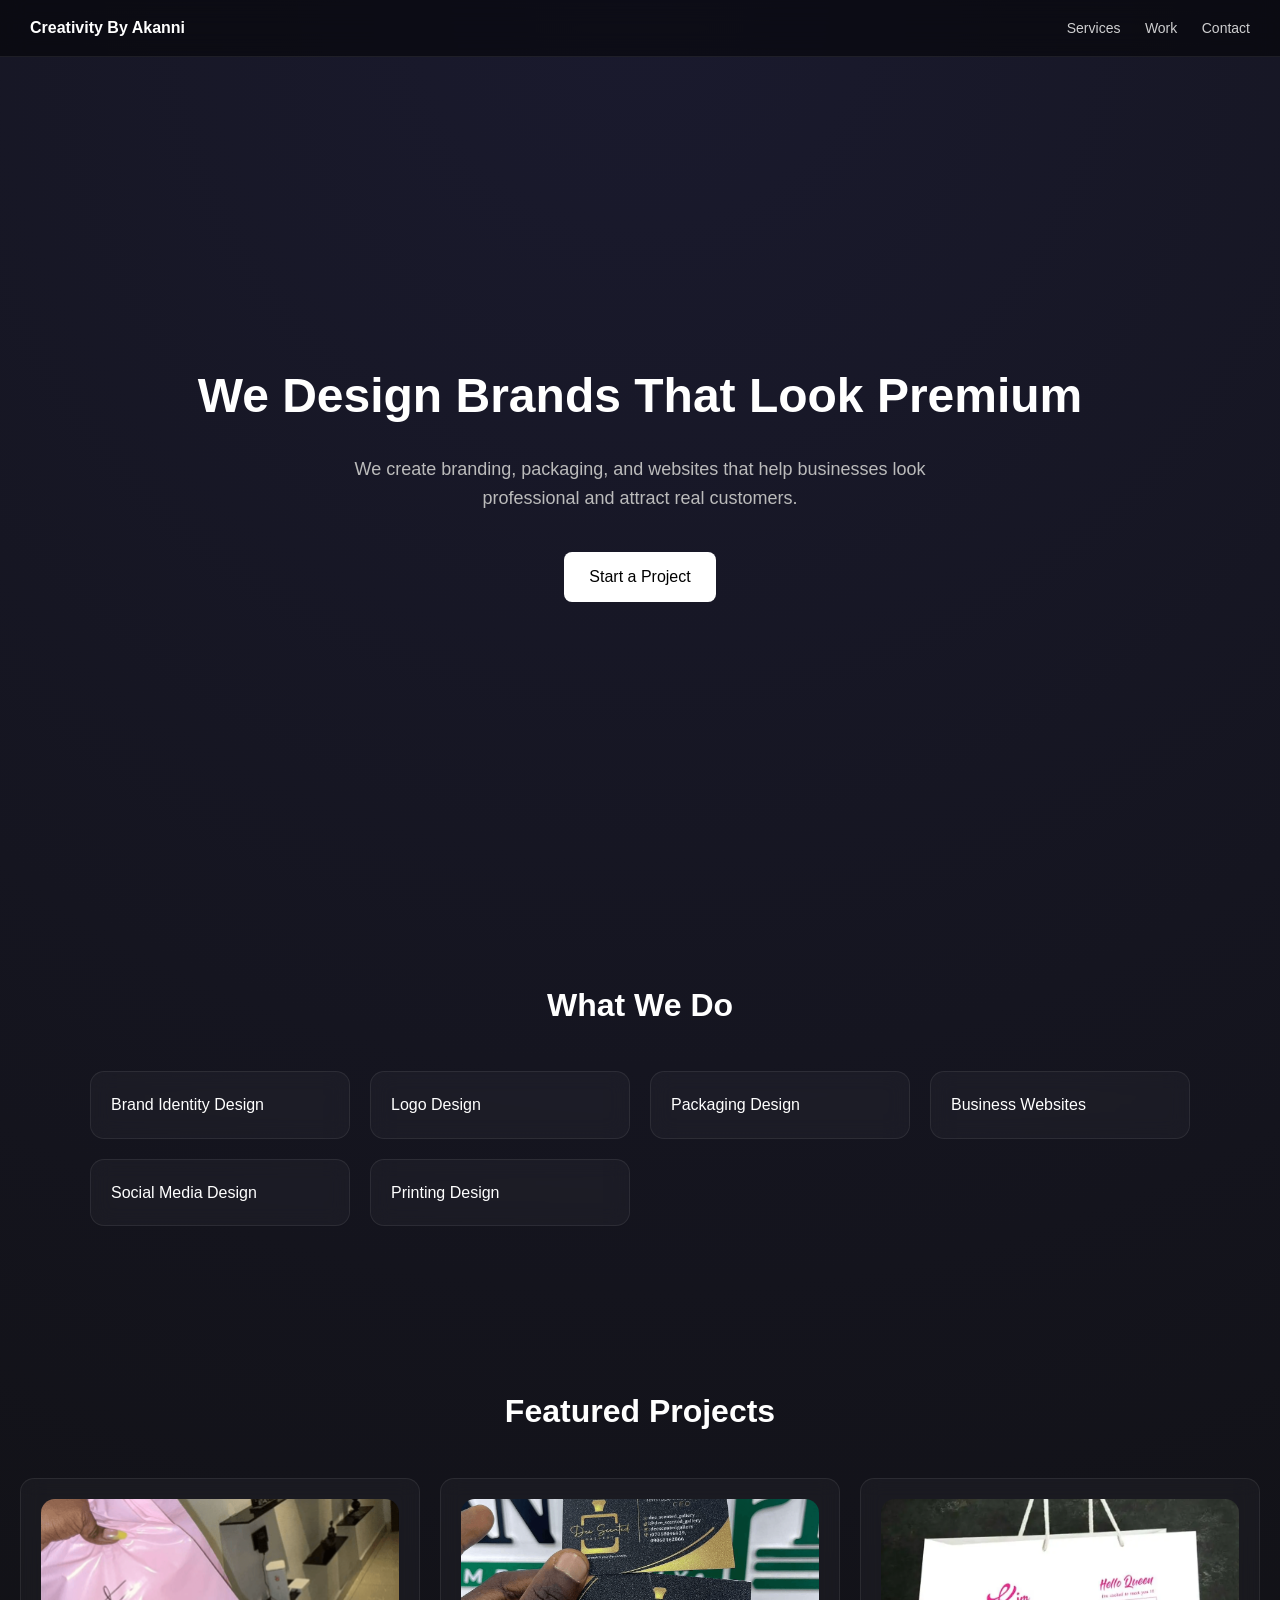
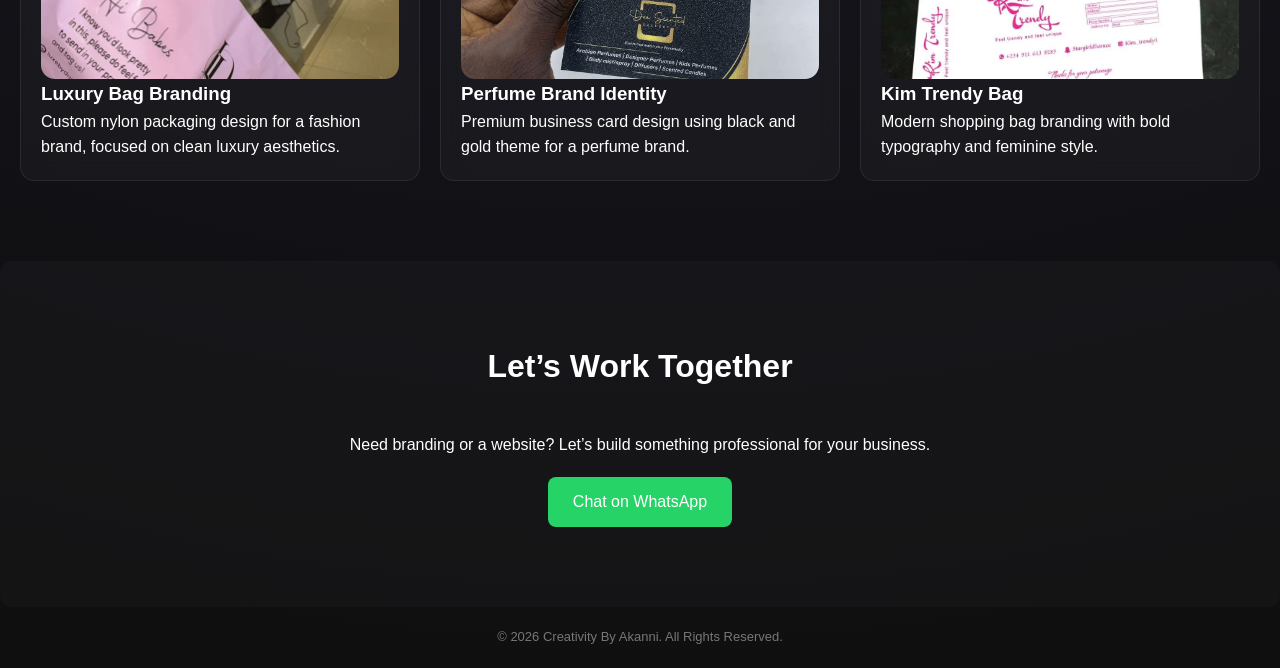
<file: my bussiness/index.html>
<!DOCTYPE html>
<html lang="en">
<head>
<meta charset="UTF-8">
<meta name="viewport" content="width=device-width, initial-scale=1.0">
<title>Akanni Creative Studio</title>
<link rel="stylesheet" href="portfolio.css">
</head>

<body>

<!-- NAVBAR -->
<nav class="navbar">
    <div class="logo">Creativity By Akanni</div>

    <div class="nav-links">
        <a href="#services">Services</a>
        <a href="#work">Work</a>
        <a href="#contact">Contact</a>
    </div>
</nav>

<!-- HERO -->
<header class="hero">
    <div class="container">
        <h1>We Design Brands That Look Premium</h1>
        <p>We create branding, packaging, and websites that help businesses look professional and attract real customers.</p>
        <a href="#contact" class="btn">Start a Project</a>
    </div>
</header>

<!-- SERVICES -->
<section id="services">
    <div class="container">
        <h2>What We Do</h2>

        <div class="grid">
            <div class="card">Brand Identity Design</div>
            <div class="card">Logo Design</div>
            <div class="card">Packaging Design</div>
            <div class="card">Business Websites</div>
            <div class="card">Social Media Design</div>
            <div class="card">Printing Design</div>
        </div>
    </div>
</section>

<!-- WORK -->
<section id="work">
    <h2>Featured Projects</h2>

    <div class="projects">

        <!-- PROJECT 1 -->
        <div class="project">
            <a href="#img1" class="gallery-item">
                <img src="royal-bag.png" alt="luxury bag" class="gallery-img">
                <div class="overlay-text">Luxury Bag Branding</div>
            </a>

            <h3>Luxury Bag Branding</h3>
            <p>Custom nylon packaging design for a fashion brand, focused on clean luxury aesthetics.</p>
        </div>

        <!-- PROJECT 2 -->
        <div class="project">
            <a href="#img2" class="gallery-item">
                <img src="perfume-card.png" alt="perfume card" class="gallery-img">
                <div class="overlay-text">Perfume Identity</div>
            </a>

            <h3>Perfume Brand Identity</h3>
            <p>Premium business card design using black and gold theme for a perfume brand.</p>
        </div>

        <!-- PROJECT 3 -->
        <div class="project">
            <a href="#img3" class="gallery-item">
                <img src="kim-trendy-bag.webp" alt="Kim Trendy Bag" class="gallery-img">
                <div class="overlay-text">Trendy Fashion Brand</div>
            </a>

            <h3>Kim Trendy Bag</h3>
            <p>Modern shopping bag branding with bold typography and feminine style.</p>
        </div>

    </div>
</section>

<!-- LIGHTBOXES -->
<div id="img1" class="lightbox">
    <a href="#" class="close"></a>
    <img src="royal-bag.png">
</div>

<div id="img2" class="lightbox">
    <a href="#" class="close"></a>
    <img src="perfume-card.png">
</div>

<div id="img3" class="lightbox">
    <a href="#" class="close"></a>
    <img src="kim-trendy-bag.webp">
</div>

<!-- CONTACT -->
<section id="contact" class="contact">
    <div class="container">
        <h2>Let’s Work Together</h2>
        <p>Need branding or a website? Let’s build something professional for your business.</p>
        <a class="btn-green" href="https://wa.me/2349090047391">Chat on WhatsApp</a>
    </div>
</section>

<!-- FOOTER -->
<footer>
    © 2026 Creativity By Akanni. All Rights Reserved.
</footer>

</body>
</html>
</file>
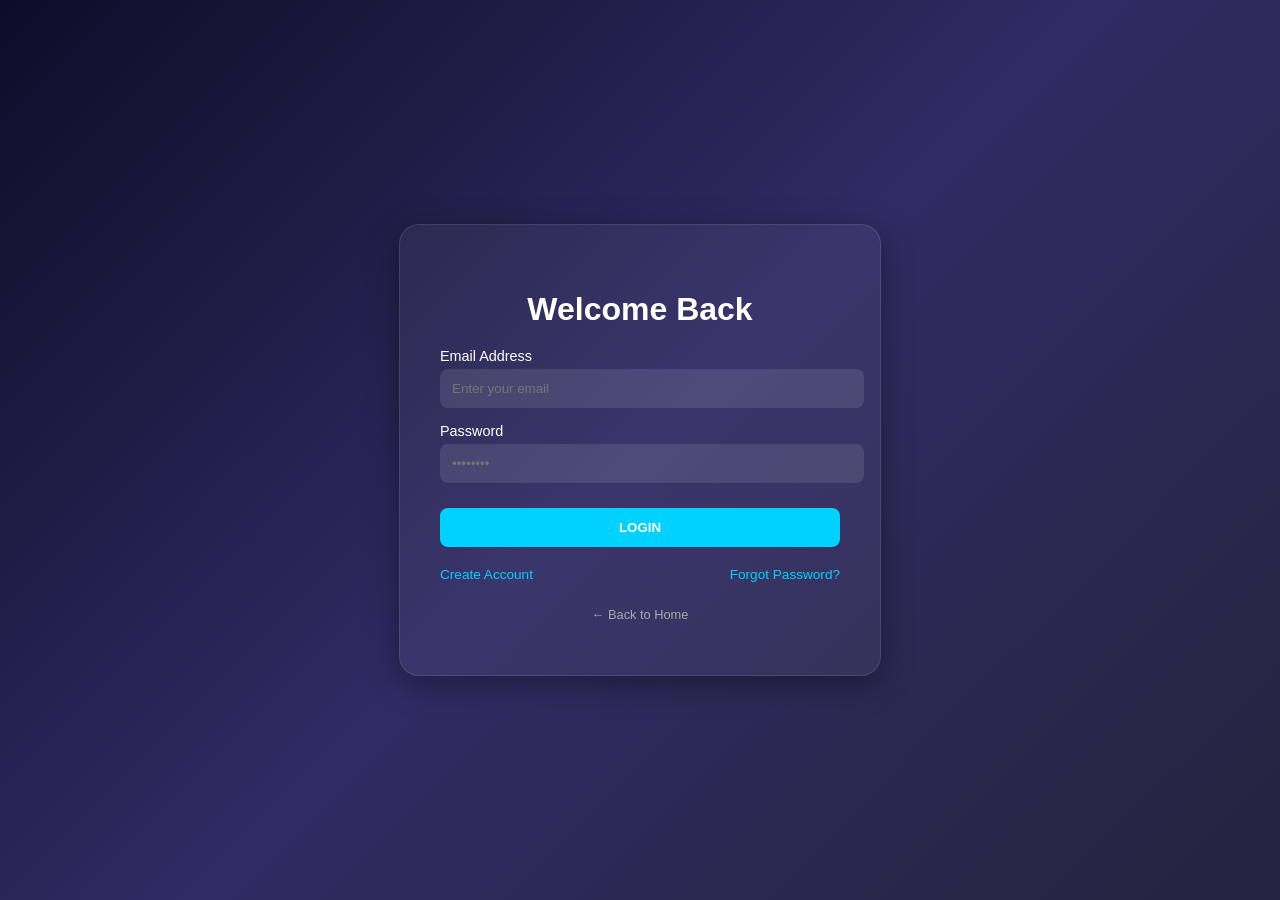
<file: mybuzz/index.html>
<!DOCTYPE html>
<html lang="en">
<head>
<meta charset="UTF-8">
<meta name="viewport" content="width=device-width, initial-scale=1.0">
<title>Akanni Creative Studio</title>

<!-- AUTH GATE: Must run before page render -->
<script>
    if (localStorage.getItem('akanni_node_auth') !== 'true') {
        window.location.href = 'login.html';
    }
</script>

<!-- SOCIAL META TAGS (OpenGraph) -->
<meta property="og:title" content="Akanni Creative Studio | Bespoke Digital Identities">
<meta property="og:description" content="Elevating brands through high-fidelity design, luxury packaging, and conversion-focused web architecture.">
<meta property="og:image" content="https://yourdomain.com/royal-bag.png"> <!-- Change to your actual domain -->
<meta property="og:url" content="https://yourdomain.com">
<meta property="og:type" content="website">

<!-- TWITTER CARDS -->
<meta name="twitter:card" content="summary_large_image">
<meta name="twitter:title" content="Akanni Creative Studio">
<meta name="twitter:description" content="Bespoke Branding & Web Architecture.">
<meta name="twitter:image" content="https://yourdomain.com/royal-bag.png">

<link rel="stylesheet" href="portfolio.css">
<link rel="preconnect" href="https://fonts.googleapis.com">
<link rel="preconnect" href="https://fonts.gstatic.com" crossorigin>
<link href="https://fonts.googleapis.com/css2?family=Instrument+Sans:wght@400;700&display=swap" rel="stylesheet">
</head>

<body>

<!-- SCROLL PROGRESS BAR -->
<div id="scroll-progress"></div>

<!-- PRELOADER -->
<div id="preloader">
    <div class="loader-text" id="loader-status">INITIALIZING NODE...</div>
    <div id="loader-log" class="loader-log-container"></div>
</div>

<!-- PREMIUM OVERLAYS -->
<div class="grain"></div>
<div class="mesh-gradient"></div>

<!-- NAVBAR -->
<nav class="navbar">
    <div class="logo">Creativity By Akanni</div>

    <div class="nav-container">
        <div class="theme-toggle magnetic" onclick="toggleTheme()">🌓</div>
        <div class="menu-trigger magnetic" onclick="toggleMenu()">MENU</div>
    </div>
</nav>

<div id="full-menu" class="menu-overlay">
    <div class="close-menu" onclick="toggleMenu()">CLOSE</div>
    <div class="menu-links">
        <a href="index.html" style="--i:1" onclick="toggleMenu()">Home</a>
        <a href="dashboard.html" style="--i:2" onclick="toggleMenu()">Dashboard</a>
        <a href="#services" style="--i:3" onclick="toggleMenu()">Services</a>
        <a href="#work" style="--i:4" onclick="toggleMenu()">Featured Work</a>
        <a href="contact.html" style="--i:5">Contact Us</a>
        <div class="menu-theme-btn stagger" style="--i:6" onclick="toggleTheme()">Toggle Visual Mode</div>
        <a href="#" style="--i:7" class="login-btn" onclick="logout()">Logout</a>
    </div>
</div>

<!-- PICTURE LOOP MARQUEE -->
<div class="picture-loop">
    <div class="loop-track">
        <img src="royal-bag.png" alt="1" loading="lazy">
        <img src="perfume-card.png" alt="2" loading="lazy">
        <img src="kim-trendy-bag.webp" alt="3" loading="lazy">
        <img src="royal-bag.png" alt="4" loading="lazy">
        <img src="perfume-card.png" alt="5" loading="lazy">
        <img src="kim-trendy-bag.webp" alt="6" loading="lazy">
    </div>
</div>

<!-- HERO -->
<header class="hero">
    <div class="container">
        <h1 data-value="Bespoke Digital Identities">Bespoke Digital Identities</h1>
        <p>Elevating startups and established brands through high-fidelity design, luxury packaging, and conversion-focused web architecture.</p>
        <a href="contact.html" class="btn magnetic">Start a Project</a>
    </div>
</header>

<!-- SERVICES -->
<section id="services" class="reveal">
    <div class="container">
        <h2>What We Do</h2>

        <div class="grid">
            <div class="card">Brand Identity Design</div>
            <div class="card">Logo Design</div>
            <div class="card">Packaging Design</div>
            <div class="card">Business Websites</div>
            <div class="card">Social Media Design</div>
            <div class="card">Printing Design</div>
        </div>
    </div>
</section>

<!-- WORK -->
<section id="work" class="reveal">
    <h2>Featured Projects</h2>

    <div class="projects">

        <!-- PROJECT 1 -->
        <div class="project">
            <a href="royal-bag.png" class="gallery-item" onclick="openLightbox(event, this.href)">
                <img src="royal-bag.png" alt="luxury bag" class="gallery-img">
                <div class="overlay-text">Luxury Bag Branding</div>
            </a>

            <h3>Luxury Bag Branding</h3>
            <p>Custom nylon packaging design for a fashion brand, focused on clean luxury aesthetics.</p>
            <div class="pricing-table">
                <div class="price-tag"><b>Small</b> (100pcs): ₦25k</div>
                <div class="price-tag"><b>Medium</b> (100pcs): ₦35k</div>
                <div class="price-tag"><b>Large</b> (100pcs): ₦50k</div>
            </div>
            <a href="case-study.html?id=royal-bag" class="btn btn-full">VIEW CASE STUDY</a>
        </div>

        <!-- PROJECT 2 -->
        <div class="project">
            <a href="perfume-card.png" class="gallery-item" onclick="openLightbox(event, this.href)">
                <img src="perfume-card.png" alt="perfume card" class="gallery-img">
                <div class="overlay-text">Perfume Identity</div>
            </a>

            <h3>Perfume Brand Identity</h3>
            <p>Premium business card design using black and gold theme for a perfume brand.</p>
            <div class="pricing-table">
                <div class="price-tag"><b>Standard</b> (100pcs): ₦15k</div>
                <div class="price-tag"><b>Premium</b> (100pcs): ₦25k</div>
                <div class="price-tag"><b>Gold Foil</b> (100pcs): ₦40k</div>
            </div>
        </div>

        <!-- PROJECT 3 -->
        <div class="project">
            <a href="kim-trendy-bag.webp" class="gallery-item" onclick="openLightbox(event, this.href)">
                <img src="kim-trendy-bag.webp" alt="Kim Trendy Bag" class="gallery-img">
                <div class="overlay-text">Trendy Fashion Brand</div>
            </a>

            <h3>Kim Trendy Bag</h3>
            <p>Modern shopping bag branding with bold typography and feminine style.</p>
            <div class="pricing-table">
                <div class="price-tag"><b>Small</b> (100pcs): ₦20k</div>
                <div class="price-tag"><b>Medium</b> (100pcs): ₦30k</div>
                <div class="price-tag"><b>Large</b> (100pcs): ₦45k</div>
            </div>
        </div>

    </div>
</section>

<!-- AI CHAT UI -->
<div id="ai-chat-box">
    <div class="chat-header">CreativityByAkanni Node</div>
    <div class="chat-body" id="chat-messages">
        <div class="ai-msg">Welcome to the studio! How can we elevate your brand today?</div>
    </div>
    <div class="chat-footer">
        <label for="image-upload-home" class="msg-upload-label">📷</label>
        <input type="file" id="image-upload-home" class="hidden-input" onchange="handleImageUpload(this)">
        <input type="text" id="ai-input-home" placeholder="Type a message..." onkeypress="if(event.key==='Enter') sendMessage()" title="AI Chat Input">
        <button onclick="sendMessage()" class="btn-chat-send">SEND</button>
    </div>
</div>
<div class="ai-chat-launcher" onclick="toggleChat()">💬</div>

<!-- DYNAMIC LIGHTBOX NODE -->
<div id="studio-lightbox" class="lightbox" onclick="closeLightbox()">
    <div class="close"></div>
    <img id="lightbox-img" src="" alt="Portfolio Full Resolution View" onclick="event.stopPropagation()">
</div>

<!-- FOOTER -->
<footer>
    <div class="newsletter-section">
        <h4 class="glitch" data-text="JOIN THE NODE">JOIN THE NODE</h4>
        <form action="#" class="newsletter-form">
            <input type="email" placeholder="Enter Neural Address" required title="Newsletter Email">
            <button type="submit" class="price-tag" style="border:none; cursor:pointer; background:var(--accent); color:black;">INITIALIZE</button>
        </form>
    </div>
    © 2026 Creativity By Akanni. All Rights Reserved.
</footer>

<!-- LOGOUT MODAL -->
<div id="logout-modal" class="modal-overlay">
    <div class="modal-content">
        <h2 class="glitch-title">TERMINATE SESSION?</h2>
        <p class="logout-subtext">Are you sure you want to disconnect from the studio node?</p>
        <div class="modal-actions">
            <button class="price-tag modal-btn-confirm" onclick="confirmLogout()">CONFIRM</button>
            <button class="price-tag modal-btn-cancel" onclick="cancelLogout()">CANCEL</button>
        </div>
    </div>
</div>

<script src="main.js"></script>
</body>
</html>
</file>
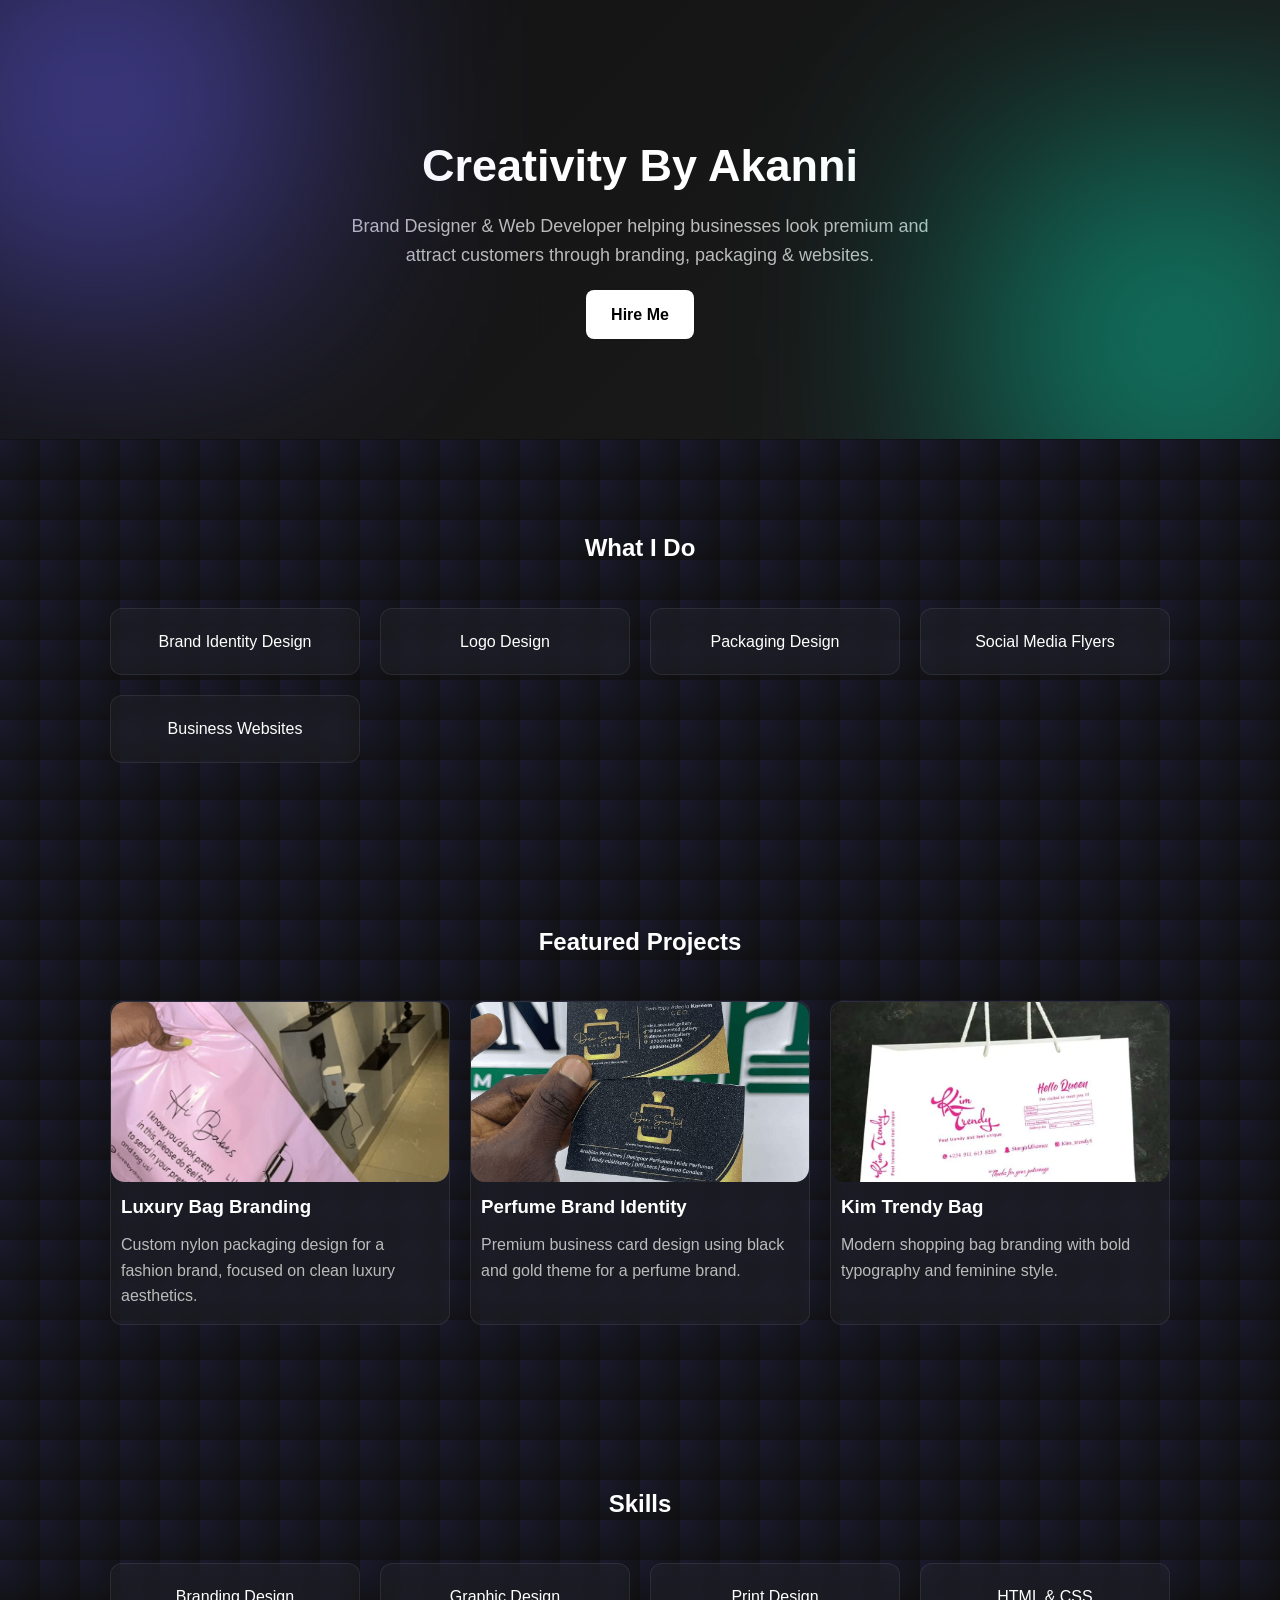
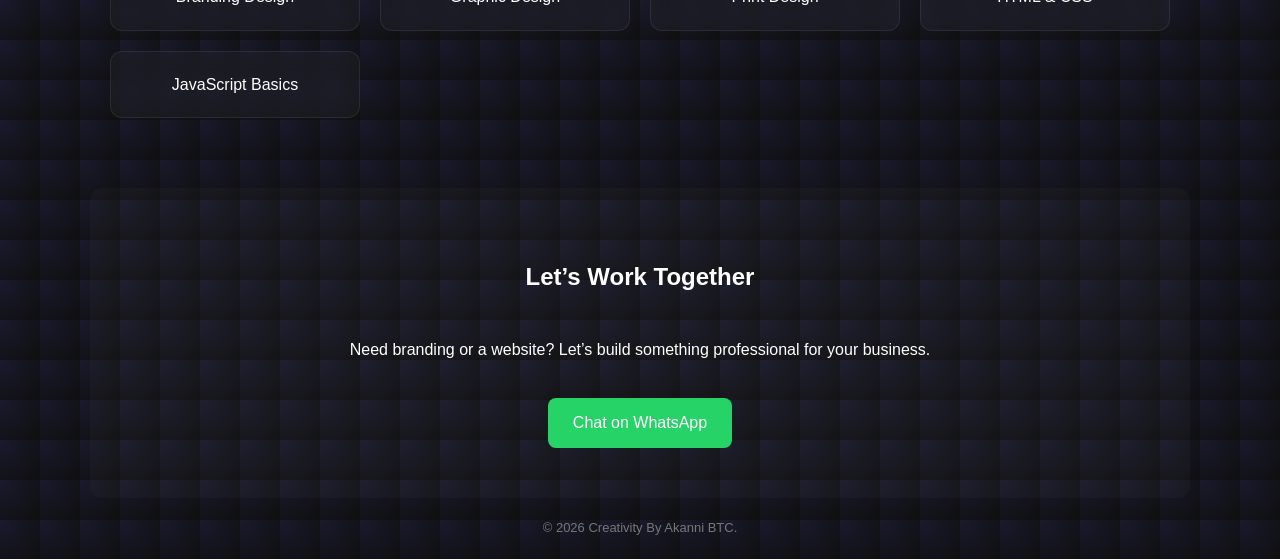
<file: second business/index.html>
<!DOCTYPE html>
<html lang="en">
<head>
<meta charset="UTF-8">
<meta name="viewport" content="width=device-width, initial-scale=1.0">
<title>Akanni Creative Studio</title>

<link rel="stylesheet" href="index.css">
</head>

<body>

<header class="hero">
    <h1>Creativity By Akanni</h1>
    <p>Brand Designer & Web Developer helping businesses look premium and attract customers through branding, packaging & websites.</p>
    <a class="btn" href="#contact">Hire Me</a>
</header>

<section>
    <h2>What I Do</h2>
    <div class="grid">
        <div class="card">Brand Identity Design</div>
        <div class="card">Logo Design</div>
        <div class="card">Packaging Design</div>
        <div class="card">Social Media Flyers</div>
        <div class="card">Business Websites</div>
    </div>
</section>

<section id="work">
    <h2>Featured Projects</h2>

    <div class="projects">

        <!-- PROJECT 1 -->
        <div class="project">
            <a href="#img1" class="gallery-item">
                <img src="royal-bag.png" alt="luxury bag" class="gallery-img">
                <div class="overlay-text">Luxury Bag Branding</div>
            </a>

            <h3>Luxury Bag Branding</h3>
            <p>Custom nylon packaging design for a fashion brand, focused on clean luxury aesthetics.</p>
        </div>

        <!-- PROJECT 2 -->
        <div class="project">
            <a href="#img2" class="gallery-item">
                <img src="perfume-card.png" alt="perfume card" class="gallery-img">
                <div class="overlay-text">Perfume Identity</div>
            </a>

            <h3>Perfume Brand Identity</h3>
            <p>Premium business card design using black and gold theme for a perfume brand.</p>
        </div>

        <!-- PROJECT 3 -->
        <div class="project">
            <a href="#img3" class="gallery-item">
                <img src="kim-trendy-bag.webp" alt="Kim Trendy Bag" class="gallery-img">
                <div class="overlay-text">Trendy Fashion Brand</div>
            </a>

            <h3>Kim Trendy Bag</h3>
            <p>Modern shopping bag branding with bold typography and feminine style.</p>
        </div>

    </div>
</section>

<!-- LIGHTBOXES -->
<div id="img1" class="lightbox">
    <a href="#" class="close"></a>
    <img src="royal-bag.png">
</div>

<div id="img2" class="lightbox">
    <a href="#" class="close"></a>
    <img src="perfume-card.png">
</div>

<div id="img3" class="lightbox">
    <a href="#" class="close"></a>
    <img src="kim-trendy-bag.webp">
</div>
   

<section>
    <h2>Skills</h2>
    <div class="grid">
        <div class="card">Branding Design</div>
        <div class="card">Graphic Design</div>
        <div class="card">Print Design</div>
        <div class="card">HTML & CSS</div>
        <div class="card">JavaScript Basics</div>
    </div>
</section>

<section id="contact" class="contact">
    <h2>Let’s Work Together</h2>
    <p>Need branding or a website? Let’s build something professional for your business.</p>
    <a class="btn-green" href="https://wa.me/2349090047391">Chat on WhatsApp</a>
</section>

<footer>
    © 2026 Creativity By Akanni BTC.
</footer>

</body>
</html>
</file>
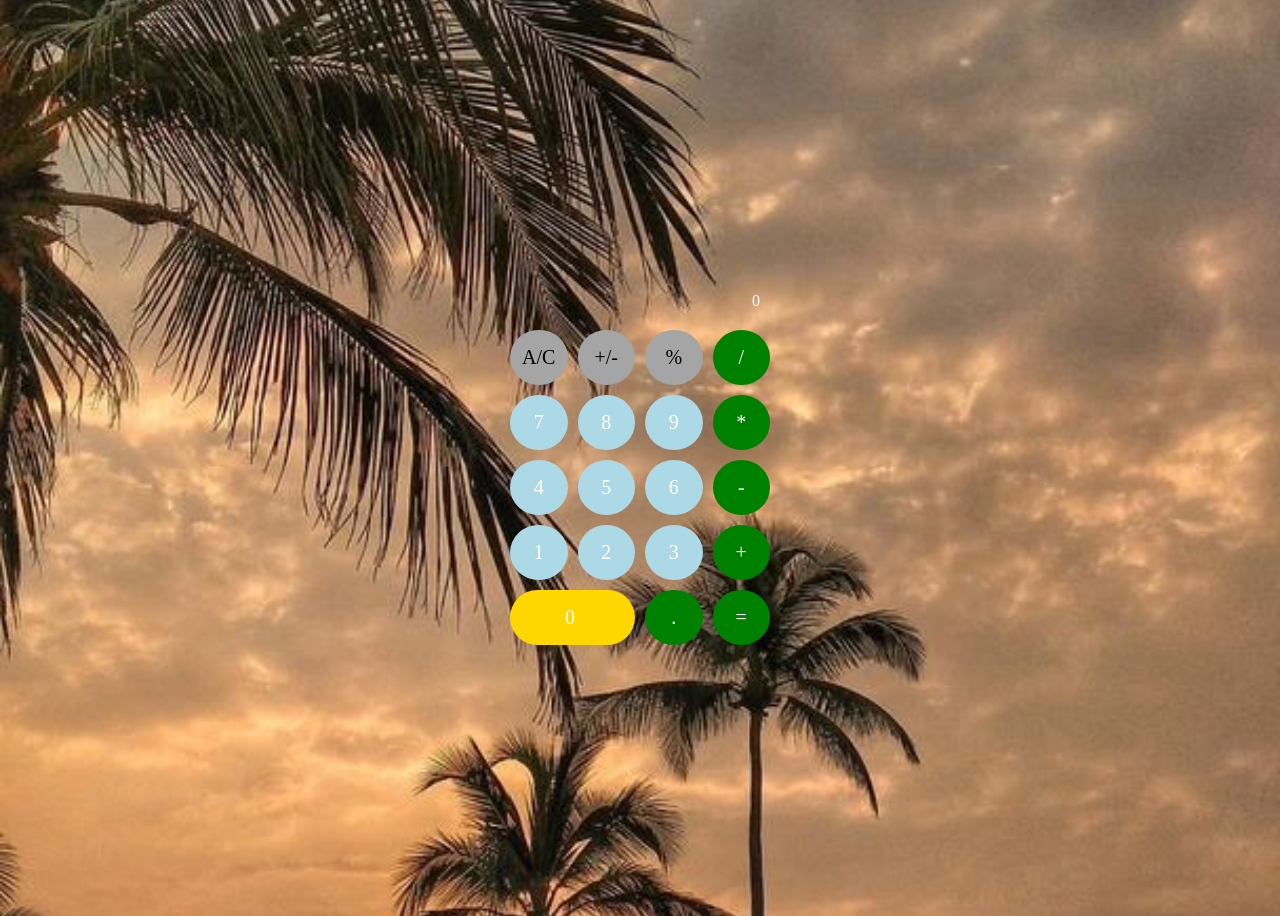
<file: juwon.html>
<html lang="en" id="html">
    <head>
        <title>aka</title>
       <link rel="stylesheet" href="juwon.css"/>
    </head>

    <body>
      <div class="container">
         <div id="display_area">0</div>
         <div class="buttons">
            <div class="btn-alt">A/C</div>
            <div class="btn-alt">+/-</div>
            <div class="btn-alt">%</div>
            <div class="btn-operator">/</div>
            <div class="btn-number">7</div>
            <div class="btn-number">8</div>
            <div class="btn-number">9</div>
            <div class="btn-operator">*</div>
            <div class="btn-number">4</div>
            <div class="btn-number">5</div>
            <div class="btn-number">6</div>
            <div class="btn-operator">-</div>
            <div class="btn-number">1</div>
            <div class="btn-number">2</div>
            <div class="btn-number">3</div>
            <div class="btn-operator">+</div>
            <div class="zero">0</div>
            <div class="btn-operator">.</div>
            <div class="btn-operator">=</div>
         </div>

   
      </div>
    </body>
    

   <script src="juwon.js"></script> 

    </html>
</file>
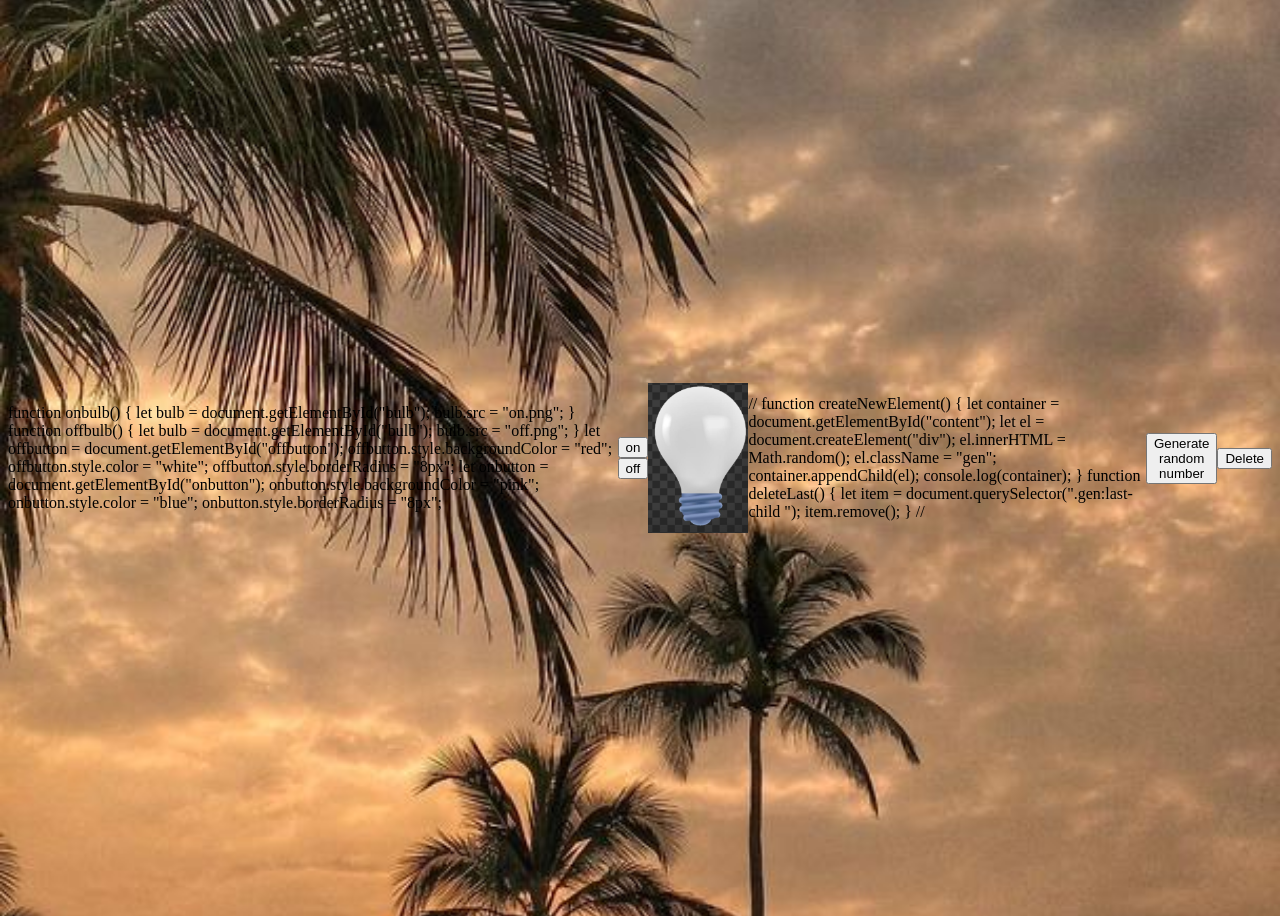
<file: obj.html>
<script>
  //object and array
  // for in / for off
  //children and the toys the have
 /* let people = [
    {
        name: "Mikie",
        children: [
        {name: "Peter", age:23, gender: "male"},
         {name: "ewa", age:21, gender: "female"},
        ],
    },

     {
        name: "James",
        children: [
        {name: "Peter", age:23, gender: "male"},
         {name: "ewa", age:21, gender: "female"},
          {name: "tolu", age:31, gender: "female"},
        ],
    },
  ]; 
let num_child
let num_f
let num_m
  for (let person of people) {
    //console.log (person)
    num_child= 0
    num_m= 0
    num_f= 0
for (let child of person.children) {
    // console.log (child)
    if (child.gender == "male") {
        num_m++
    }
    else {
        num_f++
    }
    num_child++ 
}
    console.log (`${person.name} has ${num_child} children, ${num_m} male, ${num_f} female`)
  }*/


  let cars = [
    {
        name: "akanni",
        age: [ 21 ],
        cars: ["Jeep", "lambo", "benz"],
    },

    {
        name: "faozil",
        age: [ 22 ] ,
        cars: ["ferrari",  "benz"],
    },

     {
        name: "fawas",
        age: [23], 
        cars: ["porche"],
    },
  ];

let num_age

  for (let person of cars) {
   console.log (person)
   for (let num of person.cars) {
    console.log (num) 
   for (let num_age of cars) {
    console.log (num_age) 
    num_age++
   } 
  
   } 
  
  console.log (`${person.name} has ${person.cars} at the age of ${person.age}`) 
  }
  
  

  // 1. find the Average age of the people
  // 2. find all cars own by a prson
  // 3. count all the cars

  function greet(name) {
    console.log(`Hello ${name}! how you dey`);
}
const people = ["Faozil", "Oyin", "Akanni"];

for (let p of people) {
  greet(p)
}

//function

function addNumbers(a,b) {

  return a + b
}

const result = addNumbers(100, 44)
  console.log(result);

  //area of a circle 
  function areaofCircle(r) {

    const pi = 22/7;
    let result = pi * (r ** 2);

    return result;
    
  }
  console.log(areaofCircle(4.5));

  //function calculator
  
  function multiplication(xtable) {
     let rseult
  for ( let xtable = 4; xtable < 10; xtable++) {
    console.log (`${xtable} times table`);
    console.log(`==============`);
    for (let times = 2; times < 14; times++) {
      rseult = xtable * times
      console.log(`${xtable} * ${times} = ${rseult}`)
    }
    
     }
     return xtable;
  }
  console.log(multiplication(""))


 /*let arr = ["BMW", "LAMBO","GWAGON"];
console.log(arr[1]);
console.log(`my arr has a length of ${arr.length}`);
   for (let i = 0; i < arr.length; i++) {
    console.log (`${arr[i]} is the index ${i}`)
   }; 

   //forEach
   console.log(`== forEach () ==`);
   arr.forEach(function (value, index) {
    console.log (`${value} is the index ${index}`)
   })
   //pop ddelete item in the end
   arr.pop();
   console.log(`${arr} after pop()`);

   //push- add item in the end
    arr.push( "toyota");
   console.log(`${arr} after push()`);

   // unshift add item in the beining
    arr.unshift("lolol");
   console.log(`${arr} after unshift()`);

   //splice exttract new from thne current
    arr.splice(2, 2);
   console.log(`${arr} after splice ${2,2}`);

   //index of item

   let idot = arr.indexOf("ford");
   console.log(`${arr} ford index is`);

   //search value
   let myarr = [1, 4, 44, 37, 56,54, 43, 435, 55, 88];
   
   function lsearch(arr,key){
    arr.forEach(function(value,index){
      if(key == value)
    })
   }
    function greet() {
    console.log("there")
}


greet("");*/<script>
    let r = 23.65675;
    console.log(r.toFixed(2))
    const text = "hello";
    const textt = 'world';

    let msg = "i have 'single quote'";
    let msg2 = ' i have " double quote"';
    console.log(msg); console.log(msg2);

    let a = 12;
    let b =14;
    let ab = a*b;
    let mes = `a*b = ${ab}`;
    console.log(mes.length)
    //boolean
    let flag = true
    let counter = false
    console.log(flag);
    //object

    let person = {name: {firstname:"micheal",
        secondname:"odunayo",
    },
        age: 25, 
        disable:false,
    };
    console.log(person);
 // switch

 let device_name = "apple"
 let age = 18
 switch (device_name) {
    case "apple":
        if(age >=18) {
            console.log ("mature user")
        };
        console.log ("this is an apple device")
        break; 
         case "google":
        console.log ("this is a google device")
        break;
        default:
            console.log ("Unkown device")
            break;

 }

 let x = 6
 if ( x >= 5) {
    console.log ("true")
 }
 else {
    console.log ("false")
 }
 let servive_name = "samsung"
 if (servive_name == "macbook") {
 console.log ("You are using a hp laptop")
}
else if ( servive_name == "samsung") {
    console.log ("am using a samsung")
}
 else {
    console.log ("You are using unkown device")
 }

 //
 let z = 10
 let y = 20
 if (z == 10 && y==10) {
     console.log ("true")
 }
 //&& and
 // || or
  else {
    console.log ("false")
 } 

 // for loop
 const table = 100
 let result
  for (let c = 1; c <= 12; c++) {
    result = table * c
    console.log (`${table} * ${c} = ${result}`);
  }

  //a loop in a loop
  let reult
  for ( let xtable = 4; xtable < 10; xtable++) {
    console.log (`${xtable} times table`);
     console.log (`===============`);
     for (let times = 1; times < 13; times++) {
        reult = xtable * times
        console.log (`${xtable} * ${times} = ${reult} `)
     }
  }
  //do while loops
  let c = 0;
  do {
      console.log (c)
      c++
  }

  while (c < 11)
  //while loop
let v = 1
while (v < 11) {
    console.log (v);
    v++;
}

//object and array
//for in/ for off

let cars = {
    engine: "55hp",
    type: "jeep",
    dooor: 4
}
let people = ["Mike", "James", "seun"]
/*console.log (cars ['type'])
console.log (people []) */

/*for (let c in cars) {
console.log (` the property ${c} is ${cars [c]}`*/

for (let i in people)
 {
console.log (` the index ${i} is ${people [i]}`)
}
 


   

    



</script>

  
     
</script>

 function onbulb() {
    let bulb = document.getElementById("bulb");
    bulb.src = "on.png";
}
function offbulb() {
    let bulb = document.getElementById("bulb");
    bulb.src = "off.png";
}
let offbutton = document.getElementById("offbutton");
offbutton.style.backgroundColor = "red";
offbutton.style.color = "white";
offbutton.style.borderRadius = "8px";

let onbutton = document.getElementById("onbutton");
onbutton.style.backgroundColor = "pink";
onbutton.style.color = "blue";
onbutton.style.borderRadius = "8px";

<html>
    <head>
        <title>aka</title>
       <link rel="stylesheet" href="juwon.css"/>
    </head>
    <body>
        <div> 
        <button id="onbutton" onclick="onbulb()">on</button>
       <button id="offbutton" onclick="offbulb()" >off</button>
    </div>
       <img id="bulb" src="off.png" width="100px"/>
    </body>
    <script src="juwon.js"></script>

    </html>
    //

    function createNewElement() {
    let container = document.getElementById("content");
  let el = document.createElement("div");
  el.innerHTML = Math.random();
  el.className = "gen";
  container.appendChild(el);
  console.log(container);
}
function deleteLast() {
    let item = document.querySelector(".gen:last-child ");
    item.remove();
}

//
<html>
    <head>
        <title>aka</title>
       <link rel="stylesheet" href="juwon.css"/>
    </head>
    <body>
       <button onclick="createNewElement()">Generate random number</button>
       <button onclick="deleteLast()">Delete</button>
       <div id="content">

       </div>
    </body>
    <script src="juwon.js"></script>

    </html>
</file>
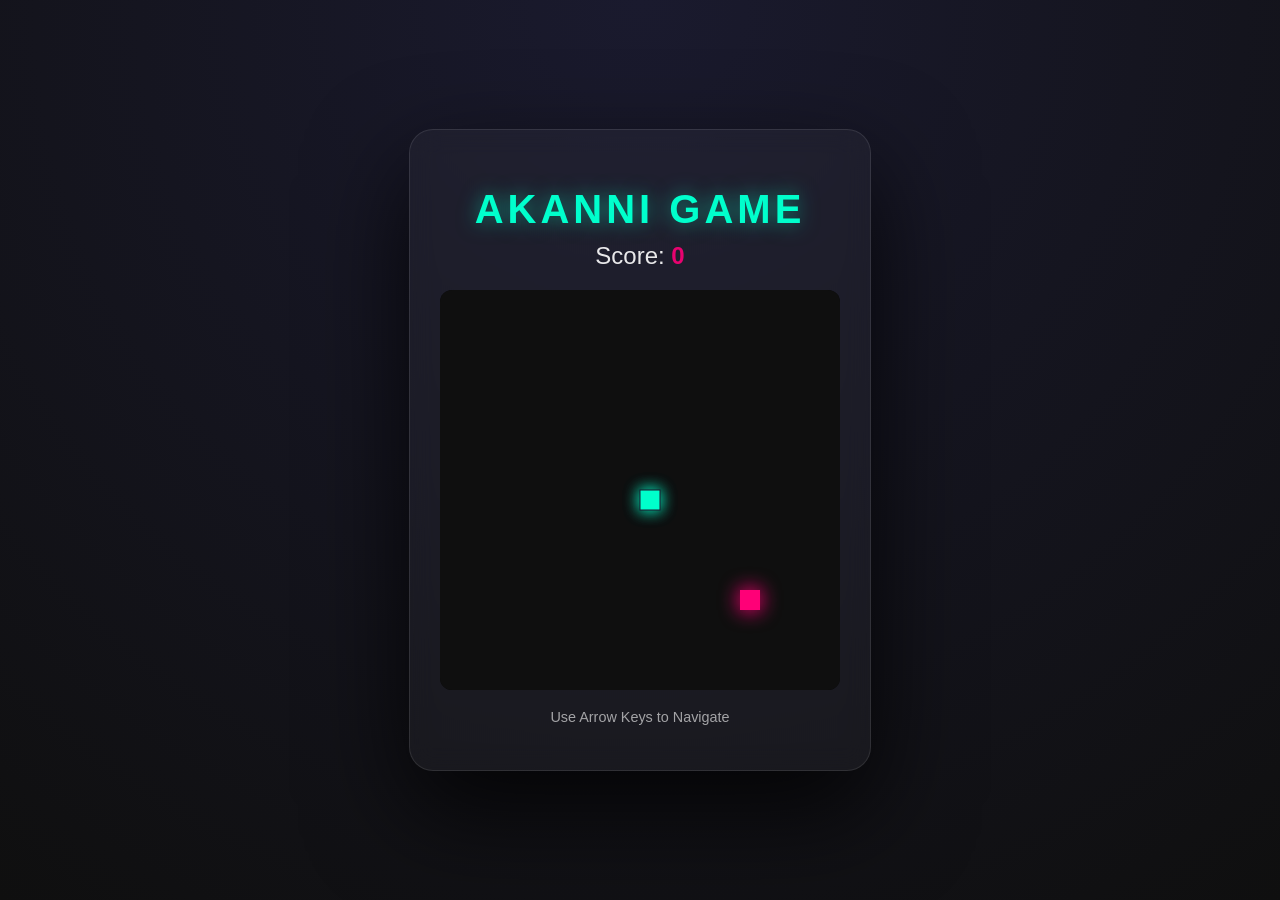
<file: games/games.html>
<!DOCTYPE html>
<html lang="en">
<head>
    <meta charset="UTF-8">
    <meta name="viewport" content="width=device-width, initial-scale=1.0">
    <title>Neon Snake Game</title>
    <link rel="stylesheet" href="games.css">
</head>
<body>
    <div id="game-container">
        <h1> AKANNI GAME</h1>
        <div class="score-board">Score: <span id="score">0</span></div>
        <canvas id="gameCanvas" width="400" height="400"></canvas>
        <p>Use Arrow Keys to Navigate</p>
    </div>
    <script src="games.js"></script>
</body>
</html>
</file>
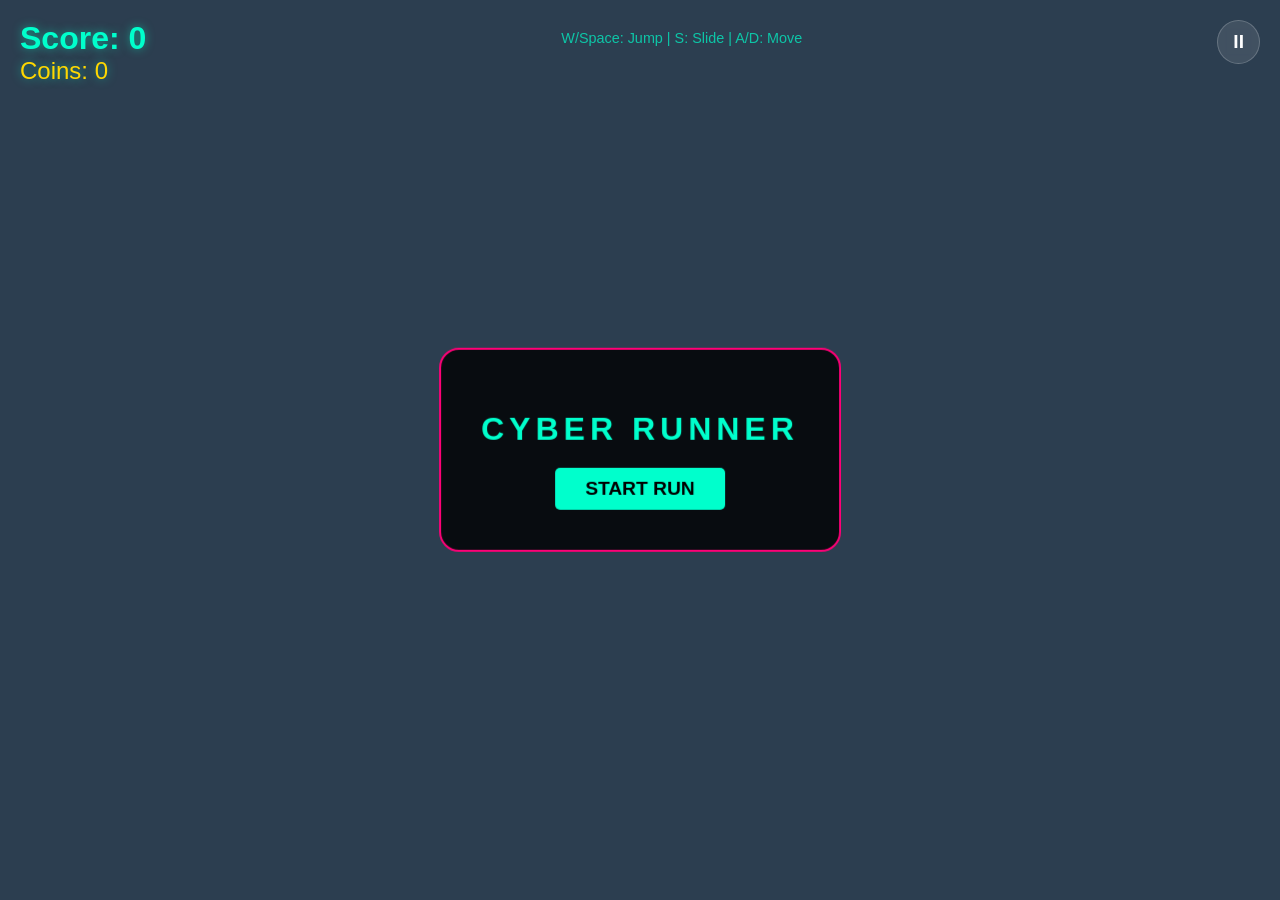
<file: games/runner.html>
<!DOCTYPE html>
<html lang="en">
<head>
    <meta charset="UTF-8">
    <meta name="viewport" content="width=device-width, initial-scale=1.0">
    <title>Cyber Runner</title>
    <link rel="stylesheet" href="runner.css">
</head>
<body>
    <div id="ui-layer">
        <div class="stats">
            <div id="score">Score: 0</div>
            <div id="coins">Coins: 0</div>
        </div>
        <div id="instructions">W/Space: Jump | S: Slide | A/D: Move</div>
        <button id="pause-btn" onclick="togglePause()">II</button>
    </div>
    <canvas id="runnerCanvas"></canvas>

    <div id="menu-overlay" class="overlay">
        <h1 id="menu-title">CYBER RUNNER</h1>
        <button id="start-btn" onclick="startGame()">START RUN</button>
    </div>

    <div id="game-over" class="overlay" style="display:none;">
        <h1>CRASHED!</h1>
        <button onclick="location.reload()">REBOOT</button>
    </div>
    <script src="runner.js"></script>
</body>
</html>
</file>
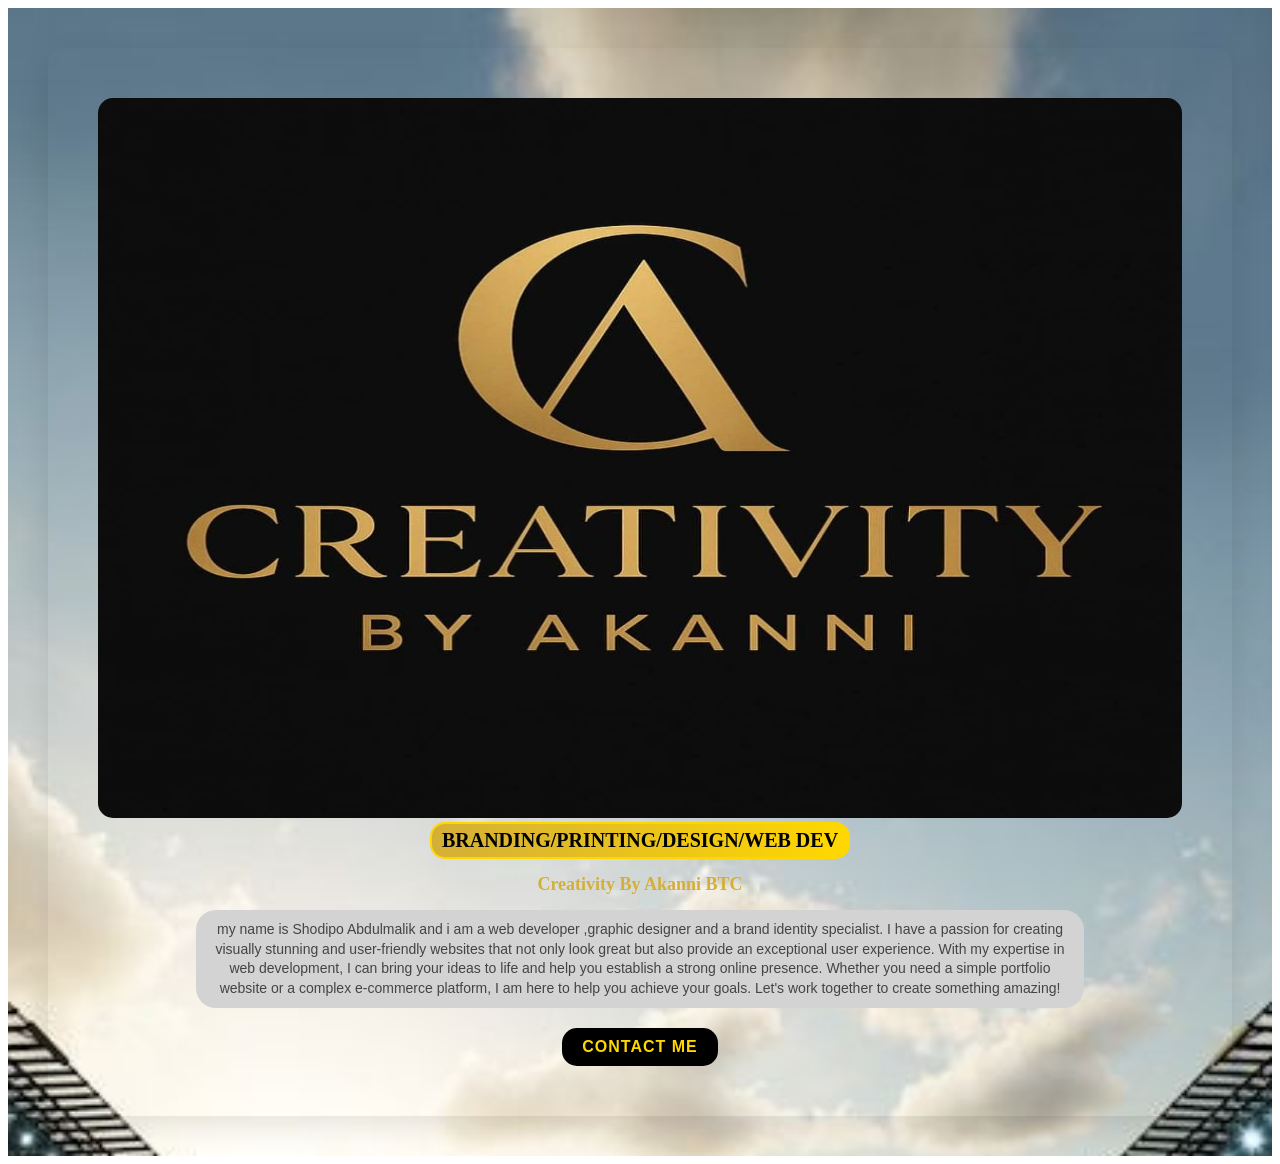
<file: my card/mycard.html>
<!DOCTYPE html>
<html lang="en">
<head>
    <meta charset="UTF-8">
    <meta name="viewport" content="width=device-width, initial-scale=1.0">
    <title>akanni btc</title>
    <link rel="stylesheet" href="mycard.css">
</head>
<body>
    
     <div id="card-container">
        <div class="card">
            <div class="image">
                <img src="akannibtc.png" alt="akanni btc">
            </div>
            <div class="tag">BRANDING/PRINTING/DESIGN/WEB DEV</div>
            <h3>Creativity By Akanni BTC</h3>
            <p>my name is Shodipo Abdulmalik and i am a web developer
                ,graphic designer and a brand identity specialist. I have a passion for creating visually stunning and user-friendly websites that not only look great but also provide an exceptional user experience. With my expertise in web development, I can bring your ideas to life and help you establish a strong online presence. Whether you need a simple portfolio website or a complex e-commerce platform, I am here to help you achieve your goals. Let's work together to create something amazing!
            </p>
            <button>
                <a href="http://wa.me/2349090047391">CONTACT  ME</a>
            </button>
        </div>
</body>
</html>
</file>
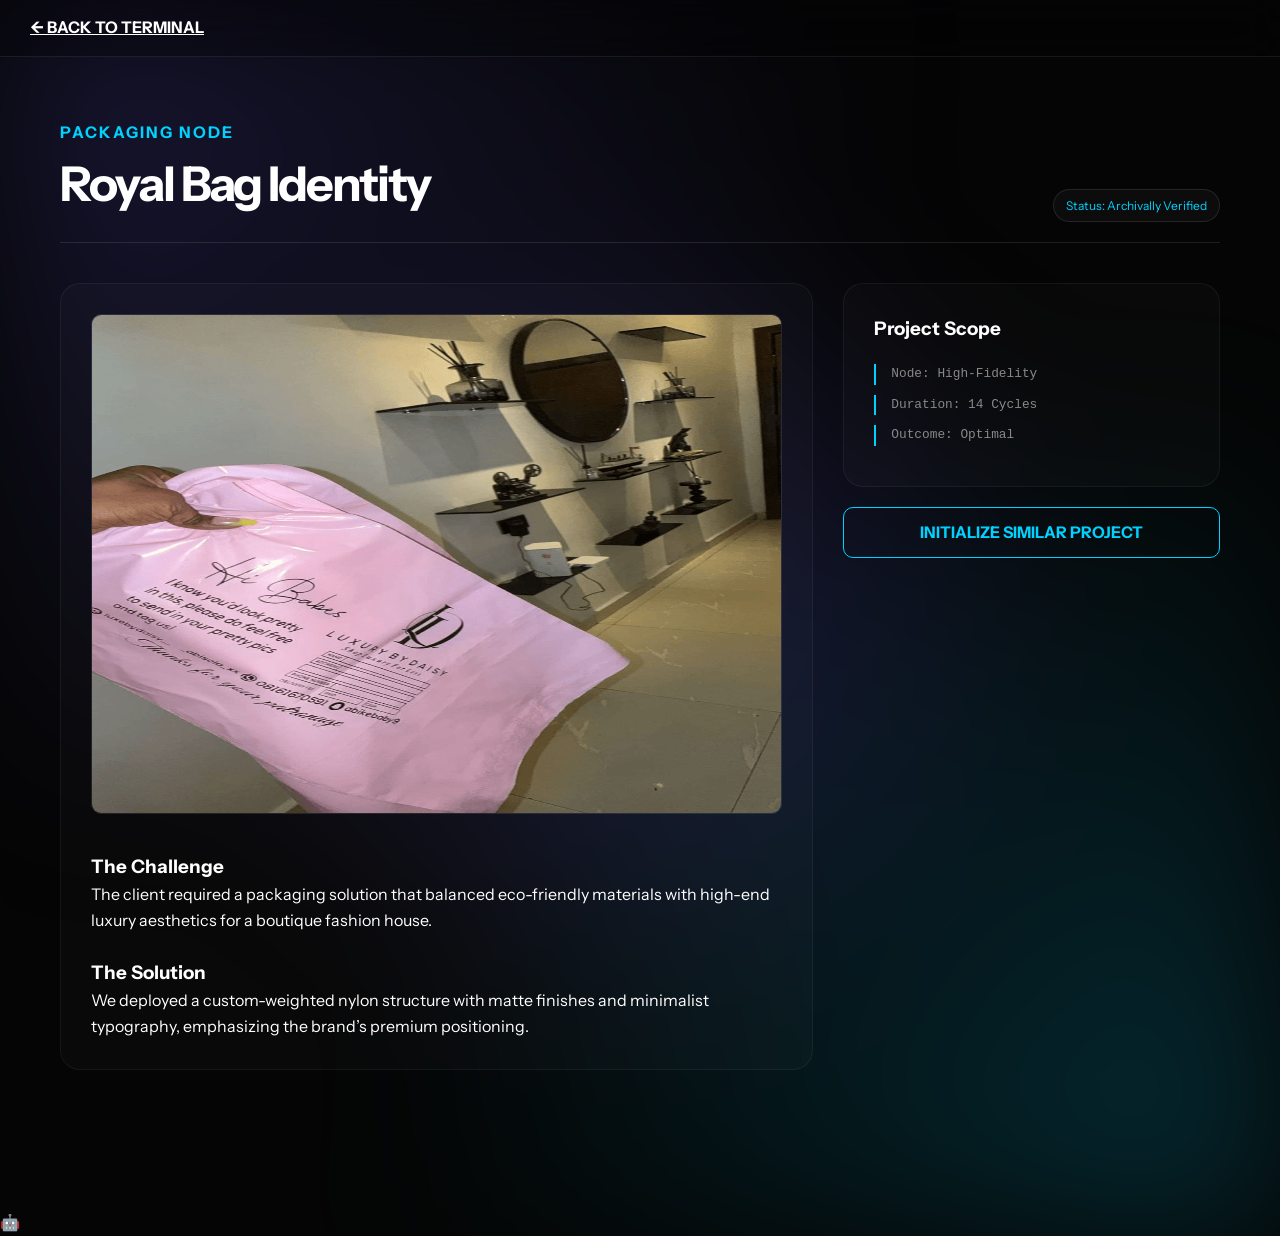
<file: mybuzz/case-study.html>
<!DOCTYPE html>
<html lang="en">
<head>
<meta charset="UTF-8">
<meta name="viewport" content="width=device-width, initial-scale=1.0">
<title>Case Study | Akanni Node</title>
<link rel="stylesheet" href="portfolio.css">
<link href="https://fonts.googleapis.com/css2?family=Instrument+Sans:wght@400;700&display=swap" rel="stylesheet">
</head>
<body class="reveal active">
    <div id="preloader"><div class="loader-text">RETRIEVING PROJECT DATA...</div></div>
    <div class="grain"></div>
    <div class="mesh-gradient"></div>

    <nav class="navbar">
        <div class="logo"><a href="index.html" class="back-home-link" style="color:white">← BACK TO TERMINAL</a></div>
    </nav>

    <main class="dashboard-container">
        <header class="dash-header">
            <div>
                <p id="cs-category" class="welcome-label">CATEGORY_UNDEFINED</p>
                <h1 id="cs-title" class="client-name-heading">Project Protocol</h1>
            </div>
            <div class="price-tag">Status: Archivally Verified</div>
        </header>

        <div class="dash-grid">
            <section class="stat-card">
                <img id="cs-image" src="" alt="Project Visual" class="ai-msg-img" style="max-height: 500px; margin-bottom: 30px;">
                <h3>The Challenge</h3>
                <p id="cs-challenge" style="margin-bottom: 25px;">Data pending...</p>
                
                <h3>The Solution</h3>
                <p id="cs-solution">Data pending...</p>
            </section>

            <aside>
                <div class="stat-card">
                    <h3 class="sys-logs-title">Project Scope</h3>
                    <div class="log-entry">Node: High-Fidelity</div>
                    <div class="log-entry">Duration: 14 Cycles</div>
                    <div class="log-entry">Outcome: Optimal</div>
                </div>
                <a href="contact.html" class="btn-invoice btn-deploy" style="text-align:center; display:block; text-decoration:none;">INITIALIZE SIMILAR PROJECT</a>
            </aside>
        </div>
    </main>

    <div id="ai-chat-box">
        <div class="chat-header">CreativityByAkanni Node</div>
        <div class="chat-body" id="chat-messages"></div>
    </div>
    <div class="ai-chat-launcher" onclick="toggleChat()">🤖</div>
    <script src="main.js"></script>
</body>
</html>
</file>
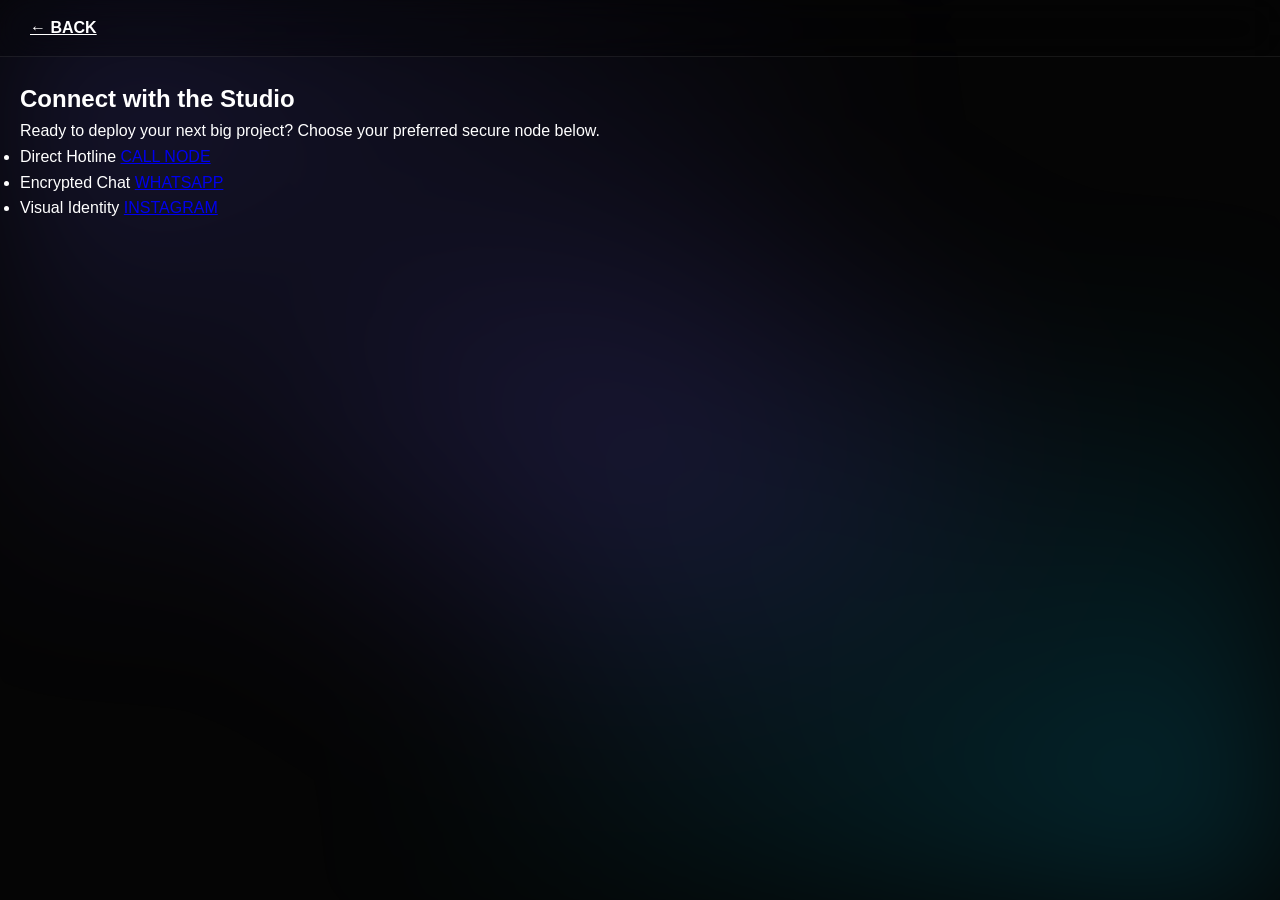
<file: mybuzz/contact.html>
<!DOCTYPE html>
<html lang="en">
<head>
    <meta charset="UTF-8">
    <meta name="viewport" content="width=device-width, initial-scale=1.0">
    <title>Contact | Creativity By Akanni</title>
    <link rel="stylesheet" href="portfolio.css">
</head>
<body>
    <div class="grain"></div>
    <div class="mesh-gradient"></div>
    <nav class="navbar"><div class="logo"><a href="index.html" class="back-home-link" style="color:white">← BACK</a></div></nav>

    <section class="contact-hero">
        <h1 class="reveal active">Connect with the Studio</h1>
        <p>Ready to deploy your next big project? Choose your preferred secure node below.</p>
        
        <ul class="contact-list">
            <li class="contact-item reveal active">
                <span>Direct Hotline</span>
                <a href="tel:+2349090047391">CALL NODE</a>
            </li>
            <li class="contact-item reveal active">
                <span>Encrypted Chat</span>
                <a href="https://wa.me/2349090047391">WHATSAPP</a>
            </li>
            <li class="contact-item reveal active">
                <span>Visual Identity</span>
                <a href="https://instagram.com/akanni_btc">INSTAGRAM</a>
            </li>
        </ul>
    </section>
    <script src="main.js"></script>
</body>
</html>
</file>
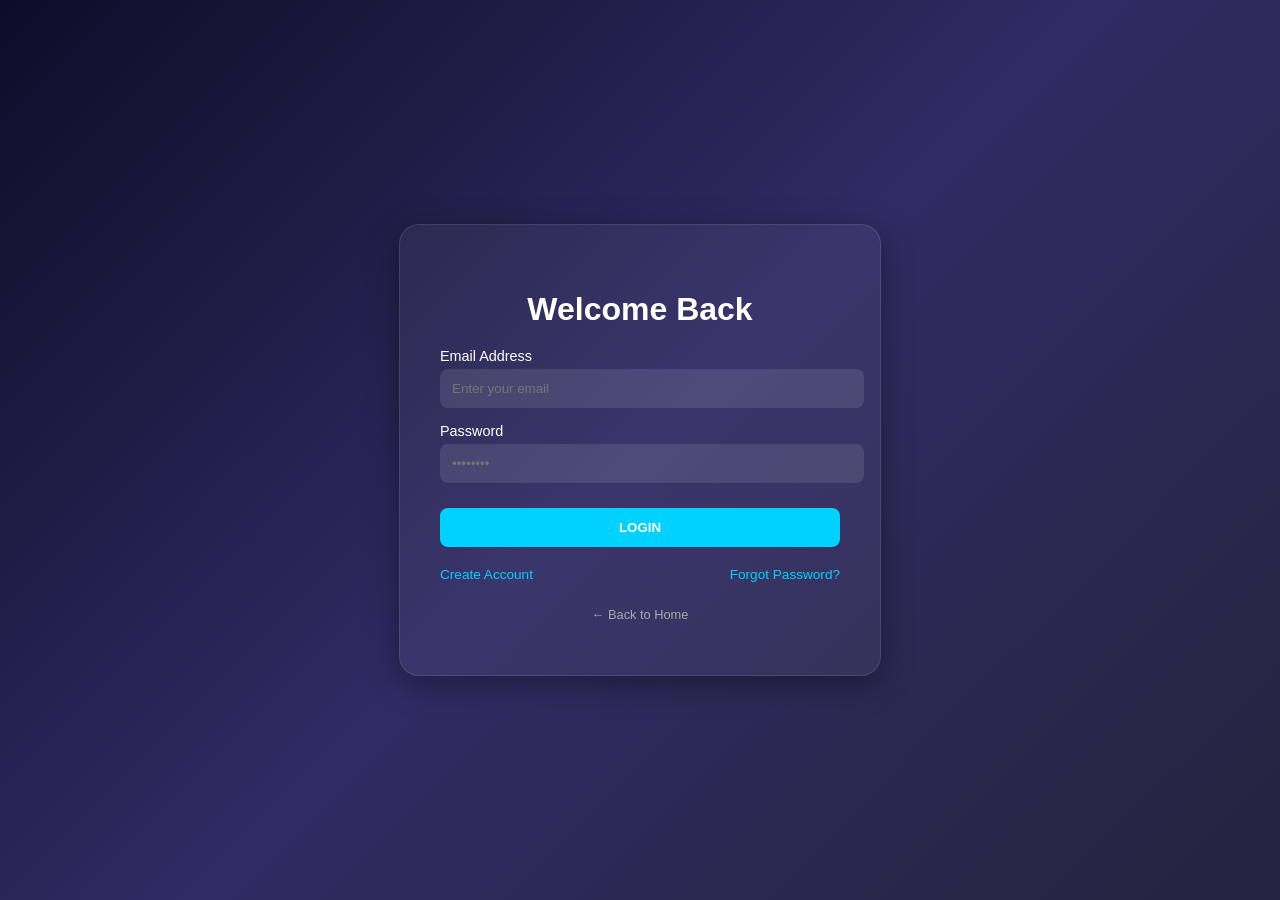
<file: mybuzz/dashboard.html>
<!DOCTYPE html>
<html lang="en">
<head>
<meta charset="UTF-8">
<meta name="viewport" content="width=device-width, initial-scale=1.0">
<title>Client Dashboard | Akanni Node</title>

<!-- AUTH GATE -->
<script>
    if (localStorage.getItem('akanni_node_auth') !== 'true') {
        window.location.href = 'login.html';
    }
</script>

<link rel="stylesheet" href="portfolio.css">
<link href="https://fonts.googleapis.com/css2?family=Instrument+Sans:wght@400;700&display=swap" rel="stylesheet">
</head>
<body class="reveal active">
    <div id="preloader"><div class="loader-text">INITIALIZING DASHBOARD...</div></div>
    <div class="grain"></div>
    <div class="mesh-gradient"></div>

    <nav class="navbar">
        <div class="logo">
            Akanni Node / Dashboard 
            <span class="status-dot"></span>
            <div class="signal-bars">
                <div class="bar active"></div>
                <div class="bar active"></div>
                <div class="bar active"></div>
                <div class="bar"></div>
            </div>
        </div>
        <div class="nav-container">
            <div class="menu-trigger magnetic" onclick="toggleMenu()">MENU</div>
        </div>
    </nav>

    <div id="full-menu" class="menu-overlay">
        <div class="close-menu" onclick="toggleMenu()">CLOSE</div>
        <div class="menu-links">
            <a href="index.html" style="--i:1">Home</a>
            <a href="dashboard.html" style="--i:2">Dashboard</a>
            <a href="contact.html" style="--i:3">Contact</a>
            <a href="#" style="--i:4" class="login-btn" onclick="logout()">Logout</a>
        </div>
    </div>

    <main class="dashboard-container">
        <header class="dash-header">
            <div>
                <p data-value="WELCOME BACK" class="welcome-label">WELCOME BACK</p>
                <h1 data-value="Abdulmalik Shodipo" class="client-name-heading">Abdulmalik Shodipo</h1>
            </div>
            <div class="price-tag reveal">Status: Node Active</div>
        </header>

        <div class="dash-grid">
            <section class="stat-card">
                <div class="vault-header">
                    <span class="vault-icon" id="folder-status">📁</span>
                    <h3>Digital Vault / Assets</h3>
                </div>
                <p>Secure branding repository for <b>Royal Bag Identity</b>.</p>
                <div class="vault-list">
                    <div class="vault-item">
                        <span>Primary_Identity_Package.zip</span>
                        <a href="#" class="price-tag">DOWNLOAD</a>
                    </div>
                    <div class="vault-item">
                        <span>Social_Media_Kit_v2.zip</span>
                        <a href="#" class="price-tag">DOWNLOAD</a>
                    </div>
                </div>

                <div class="timeline">
                    <div class="timeline-item current">
                        <span class="timeline-date">JAN 2026</span>
                        <span class="timeline-desc">High-Fidelity Prototyping Phase</span>
                    </div>
                    <div class="timeline-item">
                        <span class="timeline-date">DEC 2025</span>
                        <span class="timeline-desc">Initial Concepts & Moodboarding</span>
                    </div>
                    <div class="timeline-item">
                        <span class="timeline-date">NOV 2025</span>
                        <span class="timeline-desc">Protocol Initialization</span>
                    </div>
                </div>
            </section>

            <section class="stat-card">
                <h3>Active Project: Royal Bag Identity</h3>
                <p>Phase: High-Fidelity Prototyping</p>
                
                <!-- PROJECT BRIEF UPLOAD -->
                <div class="calculator-group upload-container">
                    <label for="brief-upload">Project Briefs / Documentation</label>
                    <div id="briefs-list" class="vault-list briefs-display">
                        <!-- Briefs will appear here -->
                    </div>
                    <label for="brief-upload" class="price-tag btn-upload-label">
                        + UPLOAD NEW BRIEF
                    </label>
                    <input type="file" id="brief-upload" style="display: none;" onchange="handleBriefUpload(this)">
                </div>

                <div class="progress-track"><div class="progress-fill" style="width: 65%;"></div></div>
                <div class="progress-labels">
                    <span>Conceptualization</span>
                    <span>Final Polish</span>
                </div>

                <!-- PROJECT COUNTDOWN -->
                <div class="countdown-container">
                    <div class="countdown-label">ESTIMATED DEPLOYMENT:</div>
                    <div id="countdown-timer" class="countdown-timer">00d 00h 00m 00s</div>
                </div>
            </section>

            <section class="stat-card">
                <h3>Referral Protocol</h3>
                <p>Earn 10% discount on your next deployment by inviting other nodes.</p>
                <div class="referral-code">
                    <code id="ref-code">AKANNI-NODE-99</code>
                    <span class="copy-btn" onclick="copyReferral()">COPY</span>
                </div>
                <p class="referral-reward">
                    3 successful referrals detected. Reward: Executive Tier Pricing active.
                </p>
            </section>

            <section id="calc-section" class="stat-card">
                <h3>Protocol Cost Estimator</h3>
                <p>Simulate project variables to generate a preliminary quote.</p>

                <!-- FORM INTEGRATION (Replace YOUR_ID with your Formspree ID) -->
                <form action="https://formspree.io/f/xpqnyyqw" method="POST" id="deployment-form">
                <div class="calculator-group calc-form-container">
                    <label for="calc-service">Module Selection</label>
                    <select id="calc-service" name="Service" title="Select Service Module">
                        <option value="packaging">Luxury Nylon Packaging</option>
                        <option value="paper_bags">Luxury Paper Bags</option>
                        <option value="branding">Bespoke Brand Identity</option>
                        <option value="web">Web Architecture Node</option>
                    </select>
                </div>
                <div id="calc-tier-group" class="calculator-group">
                    <label for="calc-tier">Identity Tier</label>
                    <select id="calc-tier" name="Tier" title="Select Service Tier">
                        <option value="standard">Standard (Basic)</option>
                        <option value="premium">Premium (Enhanced)</option>
                        <option value="luxury">Executive (Luxury)</option>
                    </select>
                </div>
                <div class="calculator-group">
                    <label for="calc-qty">Unit Volume: <span id="qty-val" class="calc-qty-display">100</span> units</label>
                    <input type="range" id="calc-qty" name="Quantity" min="1" max="50" value="1" title="Select unit volume">
                </div>

                <!-- Hidden price field sent to your email -->
                <input type="hidden" name="estimated_price" id="hidden-total">

                <div class="estimate-box">
                    <span>Estimated Investment Node:</span>
                    <h2 id="calc-total">₦0</h2>
                </div>
                <button type="submit" class="btn-invoice btn-deploy">DEPLOY PROJECT REQUEST</button>
                </form>
                <button class="btn-invoice btn-invoice-gen" onclick="generateInvoice()">GENERATE INVOICE PDF</button>
            </section>

            <aside class="stat-card">
                <h3 style="margin-bottom: 20px;">System Logs</h3>
                <div class="log-entry">[14:02] Design Reference received.</div>
                <div class="log-entry">[Yesterday] Invoice #882 Paid.</div>
                <div class="log-entry">[Monday] Initial Node deployment.</div>
            </aside>
        </div>
    </main>

    <div id="ai-chat-box">
        <div class="chat-header">AI Assistant</div>
        <div class="chat-body" id="chat-messages"></div>
        <div class="chat-footer">
            <label for="image-upload" class="msg-upload-label">📷</label>
            <input type="file" id="image-upload" class="hidden-input" onchange="handleImageUpload(this)">
            <input type="text" id="ai-input-dash" placeholder="Type a message..." onkeypress="if(event.key==='Enter') sendMessage()" title="AI Chat Input">
            <button onclick="sendMessage()" class="btn-chat-send">SEND</button>
        </div>
    </div>
    <div class="ai-chat-launcher" onclick="toggleChat()">🤖</div>

    <script src="main.js"></script>
</body>
</html>
</file>
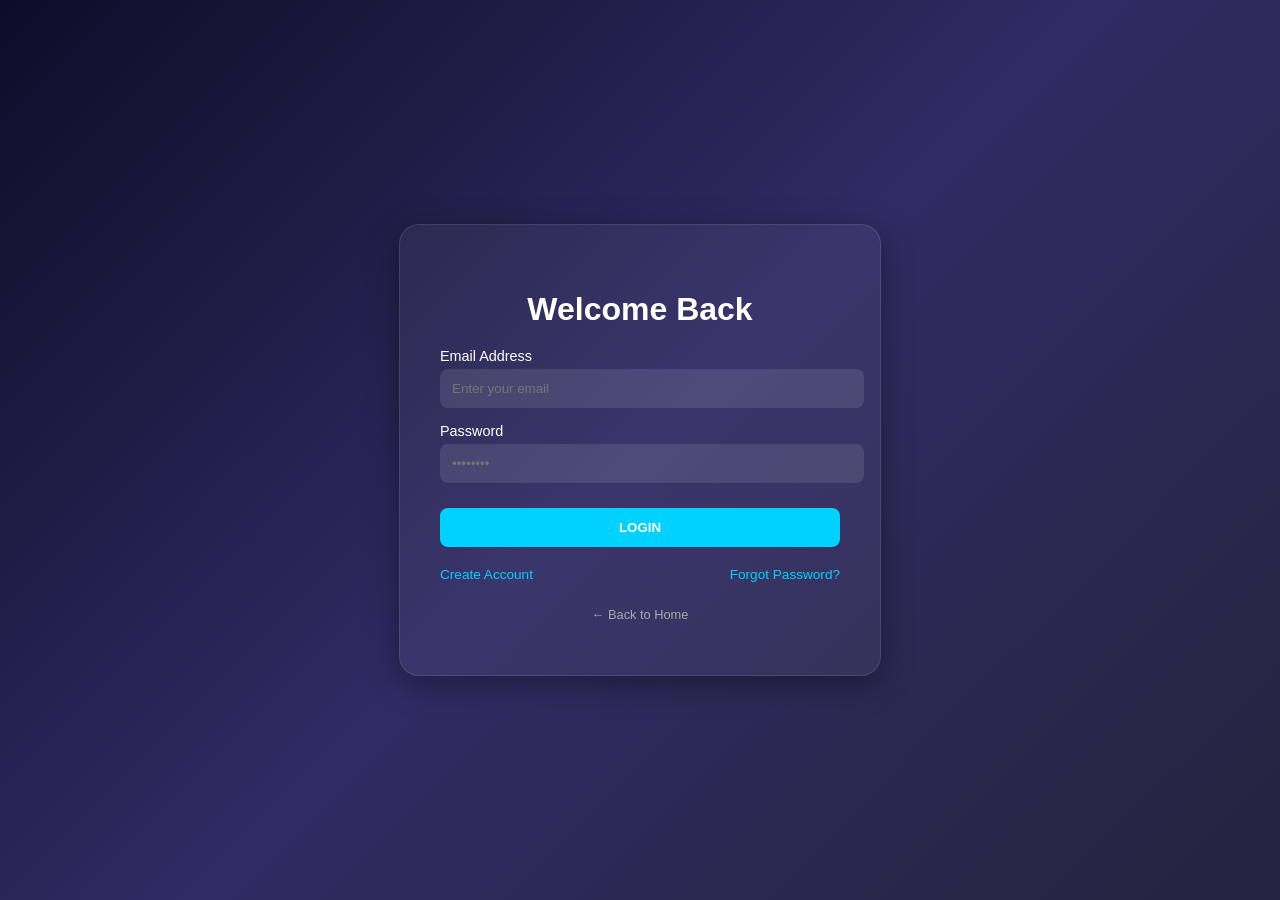
<file: mybuzz/login.html>
<!DOCTYPE html>
<html lang="en">
<head>
    <meta charset="UTF-8">
    <meta name="viewport" content="width=device-width, initial-scale=1.0">
    <title>Login | Creativity By Akanni</title>
    <link rel="stylesheet" href="login.css">
</head>
<body>
    <div class="login-container">
        <h2>Welcome Back</h2>
        <div class="input-group">
            <label>Email Address</label>
            <input type="email" placeholder="Enter your email">
        </div>
        <div class="input-group">
            <label>Password</label>
            <input type="password" placeholder="••••••••">
        </div>
        <button class="btn-login" onclick="login()">LOGIN</button>
        <div class="auth-links">
            <a href="#">Create Account</a>
            <a href="#">Forgot Password?</a>
        </div>
        <p class="back-home-wrapper"><a href="index.html" class="back-home-link">← Back to Home</a></p>
    </div>

    <script>
        function login() {
            localStorage.setItem('akanni_node_auth', 'true');
            window.location.href = 'dashboard.html';
        }
    </script>
</body>
</html>
</file>
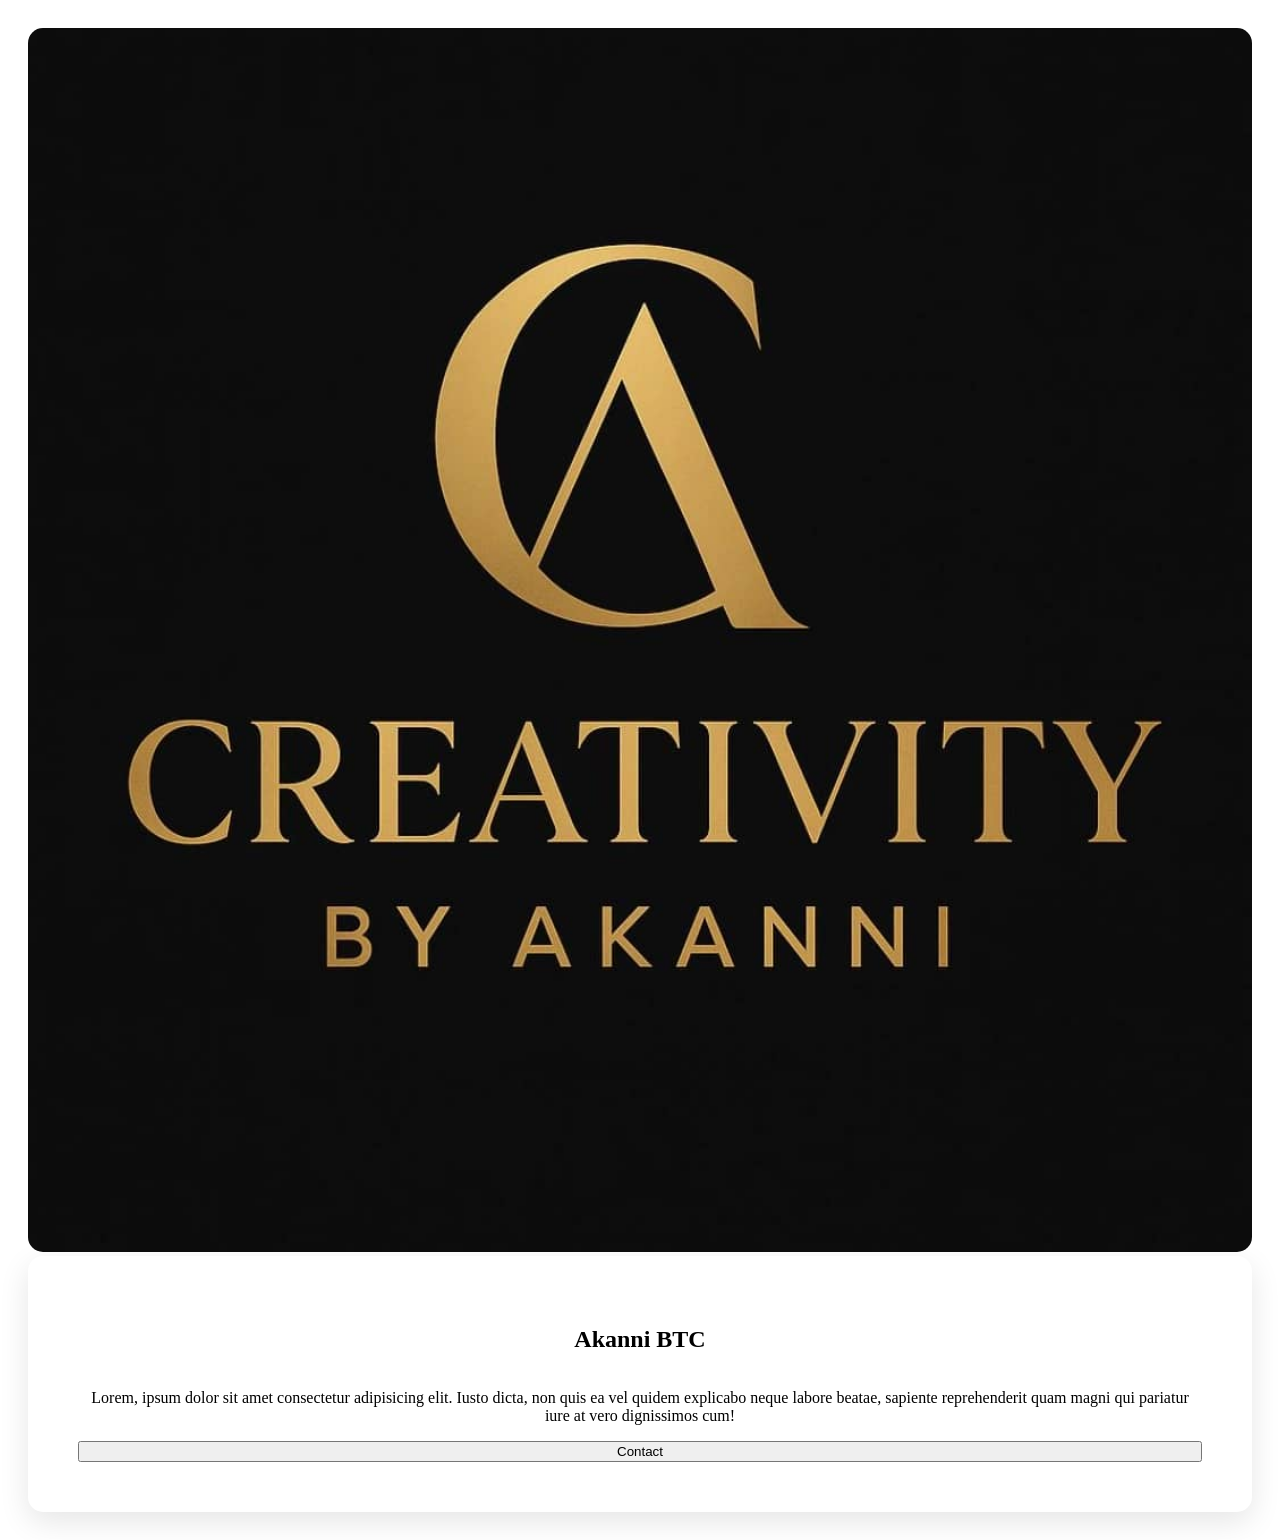
<file: relative/rel.html>
<!DOCTYPE html>
<html lang="en">
<head>
    <meta charset="UTF-8">
    <meta name="viewport" content="width=device-width, initial-scale=1.0">
    <title>akanni</title>
    <link rel="stylesheet" href="rel.css">
</head>
<body>
    <!-- business card -->
    <div class="container">
        <div class="card">
            <div class="img-container">
                <img src="/my card/akannibtc.png" alt="Akanni BTC">
            </div>
            <div class="details">
                <h2>Akanni BTC</h2>
                <p>Lorem, ipsum dolor sit amet consectetur adipisicing elit. Iusto dicta, non quis ea vel quidem explicabo neque labore beatae, sapiente reprehenderit quam magni qui pariatur iure at vero dignissimos cum!</p>
                <button>
                    <a href="http://wa.me/2349090047391">Contact</a>
                </button>
            </div>
        </div>
    </div>
</body>
</html>
</file>
<file: my bussiness/portfolio.css>
/* RESET */
* {
    margin: 0;
    padding: 0;
    box-sizing: border-box;
}

html {
    scroll-behavior: smooth;
}

body {
    font-family: "Segoe UI", sans-serif;
    color: #fff;
    background: radial-gradient(circle at top, #1a1a2e, #0f0f0f);
    line-height: 1.6;
}

/* NAVBAR */
.navbar {
    position: fixed;
    top: 0;
    width: 100%;
    padding: 15px 30px;
    display: flex;
    justify-content: space-between;
    align-items: center;
    background: rgba(0,0,0,0.5);
    backdrop-filter: blur(12px);
    border-bottom: 1px solid rgba(255,255,255,0.08);
    z-index: 1000;
}

.logo {
    font-weight: bold;
}

.nav-links a {
    margin-left: 20px;
    color: #fff;
    text-decoration: none;
    font-size: 14px;
    opacity: 0.8;
}

.nav-links a:hover {
    opacity: 1;
}

/* HERO */
.hero {
    min-height: 100vh;
    display: flex;
    align-items: center;
    text-align: center;
    padding: 140px 20px 80px;
}

.hero h1 {
    font-size: 48px;
}

.hero p {
    max-width: 650px;
    margin: 20px auto;
    color: #bbb;
    font-size: 18px;
}

/* CONTAINER */
.container {
    max-width: 1100px;
    margin: auto;
}

/* SECTIONS */
section {
    padding: 80px 20px;
}

/* HEADINGS */
h2 {
    text-align: center;
    margin-bottom: 40px;
    font-size: 32px;
}

/* GRID */
.grid, .projects {
    display: grid;
    grid-template-columns: repeat(auto-fit, minmax(240px, 1fr));
    gap: 20px;
}

/* CARDS */
.card, .project {
    padding: 20px;
    border-radius: 14px;
    background: rgba(255,255,255,0.03);
    border: 1px solid rgba(255,255,255,0.08);
    backdrop-filter: blur(10px);
    transition: 0.3s ease;
}

.card:hover, .project:hover {
    transform: translateY(-8px);
}

/* PROJECT IMAGE */
.project img {
    width: 100%;
    height: 180px;
    object-fit: cover;
    border-radius: 10px;
}

/* BUTTONS */
.btn, .btn-green {
    display: inline-block;
    margin-top: 20px;
    padding: 12px 25px;
    border-radius: 8px;
    text-decoration: none;
    transition: 0.3s;
}

.btn {
    background: white;
    color: black;
}

.btn-green {
    background: #25D366;
    color: white;
}

.btn:hover, .btn-green:hover {
    transform: translateY(-3px);
}

/* CONTACT */
.contact {
    text-align: center;
    background: rgba(255,255,255,0.02);
    border-radius: 12px;
}

/* FOOTER */
footer {
    text-align: center;
    padding: 20px;
    color: #777;
    font-size: 13px;
}

/* ===== LUXURY FADE IN (PAGE LOAD FEEL) ===== */
@keyframes fadeIn {
    from {
        opacity: 0;
        transform: translateY(10px);
    }
    to {
        opacity: 1;
        transform: translateY(0);
    }
}

/* ===== HERO TEXT ENTER ===== */
@keyframes slideUp {
    from {
        opacity: 0;
        transform: translateY(40px);
    }
    to {
        opacity: 1;
        transform: translateY(0);
    }
}

/* ===== SOFT FLOAT (for background glow feel if you want later) ===== */
@keyframes floatGlow {
    0% {
        transform: translateY(0px);
        opacity: 0.4;
    }
    50% {
        transform: translateY(-20px);
        opacity: 0.6;
    }
    100% {
        transform: translateY(0px);
        opacity: 0.4;
    }
}

/* ===== CARD LIFT IN (scroll feel replacement without JS) ===== */
@keyframes cardIn {
    from {
        opacity: 0;
        transform: translateY(30px) scale(0.98);
    }
    to {
        opacity: 1;
        transform: translateY(0) scale(1);
    }
}

.hero {
    animation: fadeIn 1s ease;
}

.hero h1 {
    animation: slideUp 0.8s ease;
}

.hero p {
    animation: slideUp 1s ease;
}

.card, .project {
    animation: cardIn 0.8s ease;
}

/* ===== GALLERY CARD ===== */
.gallery-item {
    position: relative;
    display: block;
    overflow: hidden;
    border-radius: 14px;
    cursor: pointer;
}

/* IMAGE STYLE */
.gallery-img {
    width: 100%;
    height: 200px;
    object-fit: cover;
    transition: 0.6s ease;
    display: block;
}

/* CINEMATIC HOVER ZOOM */
.gallery-item:hover .gallery-img {
    transform: scale(1.08);
    filter: brightness(0.6);
}

/* TEXT OVERLAY */
.overlay-text {
    position: absolute;
    bottom: 15px;
    left: 15px;
    font-size: 14px;
    color: #fff;
    opacity: 0;
    transform: translateY(10px);
    transition: 0.4s ease;
    letter-spacing: 0.5px;
}

.gallery-item:hover .overlay-text {
    opacity: 1;
    transform: translateY(0);
}

/* ===== CINEMATIC LIGHTBOX ===== */
.lightbox {
    position: fixed;
    inset: 0;
    background: rgba(0,0,0,0.92);
    backdrop-filter: blur(10px);
    display: flex;
    align-items: center;
    justify-content: center;

    opacity: 0;
    pointer-events: none;
    transition: 0.5s ease;
    z-index: 9999;
}

/* ACTIVE LIGHTBOX */
.lightbox:target {
    opacity: 1;
    pointer-events: auto;
}

/* CINEMATIC IMAGE POP */
.lightbox img {
    max-width: 85%;
    max-height: 85%;
    border-radius: 12px;

    transform: scale(0.7);
    opacity: 0;
    transition: 0.5s ease;
    box-shadow: 0 30px 80px rgba(0,0,0,0.6);
}

/* IMAGE ENTER ANIMATION */
.lightbox:target img {
    transform: scale(1);
    opacity: 1;
}

/* CLOSE BACKDROP */
.close {
    position: absolute;
    inset: 0;
}

/* ===== CINEMATIC LIGHT GLOW ===== */
.lightbox::before,
.lightbox::after {
    content: "";
    position: absolute;
    width: 400px;
    height: 400px;
    filter: blur(140px);
    opacity: 0.25;
    animation: floatGlow 6s ease-in-out infinite;
}

.lightbox::before {
    background: #6c63ff;
    top: 10%;
    left: 10%;
}

.lightbox::after {
    background: #00ffcc;
    bottom: 10%;
    right: 10%;
}

/* FLOAT ANIMATION */
@keyframes floatGlow {
    0% { transform: translateY(0px); }
    50% { transform: translateY(-25px); }
    100% { transform: translateY(0px); }
}
</file>
<file: mybuzz/portfolio.css>
/* RESET */
:root {
    --glow-1: rgba(108, 99, 255, 0.2);
    --glow-2: rgba(0, 210, 255, 0.2);
    --accent: #00d2ff;
    --marquee-speed: 20s;
    --mouse-x: 50%;
    --mouse-y: 50%;
}

.theme-alt {
    --glow-1: rgba(255, 99, 132, 0.2);
    --glow-2: rgba(255, 159, 64, 0.2);
    --accent: #ff4d00;
}

* {
    margin: 0;
    padding: 0;
    box-sizing: border-box;
}

html {
    scroll-behavior: smooth;
}

body {
    font-family: 'Instrument Sans', sans-serif;
    color: #fff;
    background: #050505;
    line-height: 1.6;
    overflow-x: hidden;
}

/* SCROLL PROGRESS BAR */
#scroll-progress {
    position: fixed;
    top: 0; left: 0;
    width: 0%; height: 3px;
    background: var(--accent);
    z-index: 10001;
    transition: width 0.1s ease;
}

/* CUSTOM SCROLLBAR */
::-webkit-scrollbar {
    width: 6px;
}
::-webkit-scrollbar-track {
    background: #050505;
}
::-webkit-scrollbar-thumb {
    background: var(--accent);
    border-radius: 10px;
}

/* PRELOADER */
#preloader {
    position: fixed;
    inset: 0;
    background: #050505;
    z-index: 10000;
    display: flex;
    justify-content: center;
    align-items: center;
    transition: opacity 0.8s ease, visibility 0.8s;
}
#preloader.hidden {
    opacity: 0;
    visibility: hidden;
}
.loader-text { font-weight: 800; letter-spacing: 5px; color: var(--accent); font-size: 1.2rem; }

/* THE GRAIN EFFECT */
.grain {
    position: fixed;
    top: 0; left: 0; width: 100%; height: 100%;
    background-image: url("https://grainy-gradients.vercel.app/noise.svg");
    opacity: 0.05;
    pointer-events: none;
    z-index: 9999;
    animation: grainMove 8s steps(10) infinite;
}

/* Accessibility: Respect users who prefer reduced motion */
@media (prefers-reduced-motion: reduce) {
    .grain, .mesh-gradient, .loop-track { animation: none !important; }
}

@keyframes grainMove {
    0%, 100% { transform: translate(0, 0); }
    10% { transform: translate(-5%, -10%); }
    20% { transform: translate(-15%, 5%); }
    30% { transform: translate(7%, -25%); }
    40% { transform: translate(-5%, 25%); }
    50% { transform: translate(-15%, 10%); }
}

/* MESH BACKGROUND */
.mesh-gradient {
    position: fixed;
    top: 0; left: 0; width: 100%; height: 100%;
    background: radial-gradient(at 0% 0%, var(--glow-1) 0px, transparent 50%),
                radial-gradient(at 100% 100%, var(--glow-2) 0px, transparent 50%),
                radial-gradient(at var(--mouse-x) var(--mouse-y), var(--glow-1) 0px, transparent 50%);
    filter: blur(80px);
    z-index: -1;
    animation: meshMove 20s infinite alternate;
    transition: background 1s ease;
    will-change: background; /* Optimization for fluid movement */
}

@keyframes meshMove {
    0% { transform: scale(1) translate(0, 0); }
    100% { transform: scale(1.2) translate(5%, 5%); }
}

/* INFINITE PICTURE LOOP */
.picture-loop {
    overflow: hidden;
    padding: 20px 0;
    background: rgba(255,255,255,0.02);
    border-top: 1px solid rgba(255,255,255,0.05);
    border-bottom: 1px solid rgba(255,255,255,0.05);
    margin-top: 100px;
}

.loop-track {
    display: flex;
    width: calc(250px * 12);
    animation: scrollLoop var(--marquee-speed) linear infinite;
}

.loop-track img {
    width: 200px;
    height: 120px;
    object-fit: cover;
    margin: 0 20px;
    border-radius: 15px;
    filter: grayscale(1) opacity(0.5);
    transition: 0.5s;
}

.loop-track img:hover {
    filter: grayscale(0) opacity(1);
    transform: scale(1.1);
}

@keyframes scrollLoop {
    0% { transform: translateX(0); }
    100% { transform: translateX(calc(-250px * 3)); }
}

/* TYPOGRAPHY MAD DESIGN */
.hero h1 {
    background: linear-gradient(to right, #fff, #888);
    -webkit-background-clip: text;
    -webkit-text-fill-color: transparent;
    font-weight: 800;
    font-size: 5rem;
    letter-spacing: -4px;
    -webkit-background-clip: text;
    background-clip: text;
}

.hero p {
    max-width: 650px;
}

/* PRICING ENHANCEMENTS */
.price-tag {
    background: rgba(255, 255, 255, 0.03);
    padding: 6px 12px;
    border-radius: 20px;
    border: 1px solid rgba(255, 255, 255, 0.1);
    font-size: 0.75rem;
    color: var(--accent);
    transition: 0.3s;
}

/* NAVBAR */
.navbar {
    position: fixed;
    top: 0;
    width: 100%;
    padding: 15px 30px;
    display: flex;
    justify-content: space-between;
    align-items: center;
    background: rgba(0,0,0,0.2);
    -webkit-backdrop-filter: blur(20px);
    -webkit-backdrop-filter: blur(20px);
    backdrop-filter: blur(20px);
   
    border-bottom: 1px solid rgba(255,255,255,0.08);
    z-index: 1000;
}

.logo {
    font-weight: bold;
}

.nav-links a {
    margin-left: 20px;
    color: #fff;
    text-decoration: none;
    font-size: 14px;
    opacity: 0.8;
}

.nav-links a:hover {
    opacity: 1;
}

/* THEME TOGGLE BUTTON */
.theme-toggle {
    background: rgba(255,255,255,0.05);
    padding: 5px 10px;
    border-radius: 10px;
    border: 1px solid rgba(255,255,255,0.1);
    margin-left: 20px;
    font-size: 1.2rem;
    display: inline-block;
    cursor: pointer;
}

/* FULL SCREEN MENU */
.menu-overlay {
    position: fixed;
    inset: 0;
    background: rgba(5,5,5,0.98);
    z-index: 2000;
    display: flex;
    flex-direction: column;
    justify-content: center;
    align-items: center;
    opacity: 0;
    pointer-events: none;
    overflow-y: auto;
    padding: 100px 0;
    transition: 0.5s cubic-bezier(0.23, 1, 0.32, 1);
}
.menu-overlay.active { opacity: 1; pointer-events: auto; }

.menu-links { display: flex; flex-direction: column; gap: 30px; text-align: center; }

.menu-links a, .menu-theme-btn { 
    font-size: 3.5rem; 
    color: white; 
    text-decoration: none; 
    font-weight: 800; 
    letter-spacing: -3px; 
    transition: 0.8s cubic-bezier(0.23, 1, 0.32, 1);
    opacity: 0;
    transform: translateY(30px);
}

.menu-overlay.active .menu-links a, 
.menu-overlay.active .menu-theme-btn { 
    opacity: 1; 
    transform: translateY(0); 
    transition-delay: calc(var(--i) * 0.1s); 
}

.menu-links a:hover { color: var(--accent); transform: translateX(20px); }
.menu-theme-btn { cursor: pointer; font-size: 1.5rem; letter-spacing: 1px; color: var(--accent); margin-top: 10px; }
.close-menu { position: absolute; top: 40px; right: 40px; cursor: pointer; font-weight: bold; letter-spacing: 2px; }
.menu-trigger { cursor: pointer; font-weight: bold; letter-spacing: 2px; }

/* CHAT VISIBILITY */
#ai-chat-box { display: none; }
#ai-chat-box.visible { display: flex; }
.user-msg { align-self: flex-end; background: var(--accent); color: black; padding: 8px 12px; border-radius: 15px 15px 0 15px; margin-top: 10px; max-width: 80%; font-size: 0.8rem; }
.ai-msg { align-self: flex-start; background: rgba(255,255,255,0.05); padding: 8px 12px; border-radius: 15px 15px 15px 0; margin-top: 10px; max-width: 80%; font-size: 0.8rem; }

/* Moved from Inline Styles */
.loader-log-container { font-family: monospace; font-size: 0.7rem; color: #444; margin-top: 10px; }
.welcome-label { color: var(--accent); font-weight: bold; letter-spacing: 2px; }
.client-name-heading { font-size: 3rem; letter-spacing: -2px; }
.upload-container { margin-top: 20px; }
.briefs-display { margin-bottom: 15px; }
.btn-upload-label { display: inline-block; cursor: pointer; background: var(--accent); color: black; border: none; }
.brief-meta { color: #555; }
.brief-date { font-size: 0.7rem; color: var(--accent); }
.calc-form-container { margin-top: 20px; }
.calc-qty-display { color: var(--accent); font-weight: bold; }
.msg-upload-label { cursor: pointer; font-size: 1.2rem; }
.ai-msg-ref-header { color: var(--accent); font-size: 0.7rem; margin-bottom: 5px; }
.ai-msg-img { width: 100%; border-radius: 10px; border: 1px solid rgba(255,255,255,0.1); }
.system-notification-box { background: rgba(0,210,255,0.1); padding: 8px; border-radius: 5px; font-size: 0.7rem; color: var(--accent); margin-top: 10px; }
.btn-deploy { background: var(--accent); color: black; }
.btn-invoice-gen { margin-top: 10px; }
.logout-subtext { font-size: 0.8rem; color: #888; margin-top: 10px; }
.modal-btn-confirm { background: var(--accent); color: black; border: none; cursor: pointer; }
.modal-btn-cancel { cursor: pointer; }
.sys-logs-title { margin-bottom: 20px; }

.ai-msg.system { background: rgba(0, 210, 255, 0.1); color: var(--accent); border: 1px solid var(--accent); font-weight: bold; }
.thinking { animation: pulse 1s infinite; }
@keyframes pulse { 50% { opacity: 0.5; } }

/* DASHBOARD SPECIFIC */
.vault-header { display: flex; align-items: center; gap: 15px; margin-bottom: 10px; }
.vault-icon { font-size: 2rem; transition: 0.3s ease; display: inline-block; }
.stat-card:hover .vault-icon { transform: scale(1.2) rotate(-10deg); }

/* TIMELINE SYSTEM */
.timeline { margin-top: 30px; position: relative; padding-left: 20px; }
.timeline::before { 
    content: ''; position: absolute; left: 0; top: 0; bottom: 0; 
    width: 1px; background: rgba(255,255,255,0.1); 
}
.timeline-item { position: relative; padding-bottom: 25px; font-size: 0.85rem; }
.timeline-item::after {
    content: ''; position: absolute; left: -24px; top: 5px;
    width: 8px; height: 8px; border-radius: 50%;
    background: #444; border: 2px solid #050505; transition: 0.3s;
}
.timeline-item.current::after { background: var(--accent); box-shadow: 0 0 10px var(--accent); }
.timeline-date { font-weight: bold; color: var(--accent); display: block; font-family: monospace; }
.timeline-desc { color: #888; }

.dashboard-container { padding: 120px 20px; max-width: 1200px; margin: auto; }
.dash-header { display: flex; justify-content: space-between; align-items: flex-end; margin-bottom: 40px; border-bottom: 1px solid rgba(255,255,255,0.1); padding-bottom: 20px; }
.dash-grid { display: grid; grid-template-columns: 2fr 1fr; gap: 30px; }
.stat-card { background: rgba(255,255,255,0.02); border: 1px solid rgba(255,255,255,0.05); padding: 30px; border-radius: 20px; margin-bottom: 20px; }
.progress-track { width: 100%; height: 6px; background: rgba(255,255,255,0.1); border-radius: 10px; margin: 15px 0; overflow: hidden; }
.progress-fill { height: 100%; background: var(--accent); transition: 1.5s cubic-bezier(0.23, 1, 0.32, 1); }
.log-entry { font-family: monospace; font-size: 0.8rem; color: #888; margin-bottom: 10px; padding-left: 15px; border-left: 2px solid var(--accent); }

/* FILES VAULT */
.vault-list { margin-top: 20px; }
.vault-item {
    display: flex;
    justify-content: space-between;
    align-items: center;
    padding: 15px;
    background: rgba(255,255,255,0.02);
    border-radius: 12px;
    margin-bottom: 10px;
    border: 1px solid transparent;
    transition: 0.3s;
}
.vault-item:hover {
    background: rgba(255,255,255,0.05);
    border-color: var(--accent);
}
.vault-item span { font-size: 0.9rem; color: #ccc; }
@media (max-width: 900px) { .dash-grid { grid-template-columns: 1fr; } }

/* COUNTDOWN UI */
.countdown-container {
    margin-top: 25px;
    padding: 15px;
    background: rgba(0, 210, 255, 0.03);
    border-radius: 12px;
    border-left: 3px solid var(--accent);
}
.countdown-label {
    font-size: 0.65rem;
    font-weight: 800;
    letter-spacing: 2px;
    color: var(--accent);
    margin-bottom: 8px;
}
.countdown-timer {
    font-family: monospace;
    font-size: 1.4rem;
    letter-spacing: 2px;
    color: #fff;
}

/* FORM & INPUT STYLING */
.calculator-group textarea {
    width: 100%;
    background: rgba(255,255,255,0.05);
    border: 1px solid rgba(255,255,255,0.1);
    color: white;
    padding: 12px;
    border-radius: 10px;
    outline: none;
    resize: vertical;
    min-height: 80px;
    font-family: inherit;
}

/* CALCULATOR STYLING */
.calculator-group { margin-bottom: 20px; transition: 0.3s ease; }
.calculator-group label { display: block; font-size: 0.7rem; color: #888; margin-bottom: 8px; text-transform: uppercase; letter-spacing: 1px; }
.calculator-group select, .calculator-group input[type="range"] {
    width: 100%;
    background: rgba(255,255,255,0.05);
    border: 1px solid rgba(255,255,255,0.1);
    color: white;
    padding: 10px;
    border-radius: 10px;
    outline: none;
}
.estimate-box { margin-top: 30px; padding-top: 20px; border-top: 1px solid rgba(255,255,255,0.1); text-align: right; }
.estimate-box span { font-size: 0.8rem; color: #888; }
.estimate-box h2 { color: var(--accent); font-size: 2.5rem; letter-spacing: -1px; margin-top: 5px; }

/* REFERRAL PROTOCOL UI */
.referral-code {
    display: flex;
    align-items: center;
    justify-content: space-between;
    background: rgba(255, 255, 255, 0.05);
    padding: 12px 18px;
    border-radius: 12px;
    border: 1px dashed var(--accent);
    margin-top: 15px;
}
.referral-code code { font-family: monospace; font-size: 1.1rem; color: var(--accent); }
.copy-btn { cursor: pointer; font-size: 0.8rem; background: var(--accent); color: black; padding: 4px 10px; border-radius: 6px; font-weight: bold; }

/* INVOICE GENERATOR BUTTON */
.btn-invoice {
    width: 100%; margin-top: 15px; background: transparent; border: 1px solid var(--accent);
    color: var(--accent); padding: 12px; border-radius: 10px; font-weight: bold; cursor: pointer; transition: 0.3s;
}
.btn-invoice:hover { background: var(--accent); color: black; }

/* PRINT LOGIC FOR INVOICE PDF */
@media print {
    body { background: white !important; color: black !important; }
    /* Hide everything except the calculator section */
    body > *:not(main), .navbar, .menu-overlay, .ai-chat-launcher, footer, 
    #preloader, .grain, .mesh-gradient, .modal-overlay, .nav-container,
    .stat-card:not(#calc-section), .picture-loop, .hero, #services, #work { 
        display: none !important; 
    }
    .dashboard-container { padding: 0; margin: 0; }
    #calc-section { 
        display: block !important; position: static; width: 100%; 
        background: white; color: black; border: 1px solid #eee; padding: 40px; 
    }
    #calc-section h2, #calc-section h3, #calc-section p { color: black !important; }
    .btn-invoice, #calc-section .calculator-group, #calc-section label { display: none !important; }
}

/* HERO */
.hero {
    min-height: 100vh;
    display: flex;
    align-items: center;
    text-align: center;
    padding: 140px 20px 80px;
}

.hero h1 {
    font-size: 48px;
}

.hero p {
    max-width: 650px;
    margin: 20px auto;
    color: #bbb;
    font-size: 18px;
}

/* CONTAINER */
.container {
    max-width: 1100px;
    margin: auto;
}

/* SECTIONS */
section {
    padding: 80px 20px;
}

/* HEADINGS */
h2 {
    text-align: center;
    margin-bottom: 40px;
    font-size: 32px;
}

/* 3D Container Setup */
.projects {
    display: grid;
    grid-template-columns: repeat(auto-fit, minmax(320px, 1fr));
    gap: 30px;
    perspective: 1000px; /* Enable 3D depth */
}

/* GRID */
.grid, .projects {
    display: grid;
    grid-template-columns: repeat(auto-fit, minmax(240px, 1fr));
    gap: 20px;
}

/* CARDS */
.card, .project {
    padding: 20px;
    border-radius: 14px;
    background: rgba(255,255,255,0.03);
    border: 1px solid rgba(255,255,255,0.08);
    position: relative;
    overflow: hidden;
    transition: 0.3s ease;
}

/* Scroll Reveal State */
.reveal {
    opacity: 0;
    transform: translateY(30px);
    transition: all 0.8s cubic-bezier(0.23, 1, 0.32, 1);
}

.reveal.active {
    opacity: 1;
    transform: translateY(0);
}

.card:hover, .project:hover {
    transform: translateY(-8px);
    box-shadow: 0 20px 40px rgba(0,0,0,0.4), 0 0 20px rgba(0, 210, 255, 0.1);
    border-color: rgba(0, 210, 255, 0.3);
}

/* Shiny hover effect */
.project::after {
    content: "";
    position: absolute;
    top: -50%;
    left: -50%;
    width: 200%;
    height: 200%;
    background: linear-gradient(45deg, transparent, rgba(255,255,255,0.05), transparent);
    transform: rotate(45deg);
    transition: 0.8s;
    pointer-events: none;
}
.project:hover::after {
    left: 100%;
}

/* PROJECT IMAGE */
.project img {
    width: 100%;
    max-width: 100%; 
    height: auto;
    max-height: 250px; /* Editorial constraint */
    aspect-ratio: 16/10;
    object-fit: cover;
    object-position: center;
    border-radius: 10px;
}

/* BUTTONS */
.btn, .btn-green {
    display: inline-block;
    margin-top: 20px;
    padding: 12px 25px;
    border-radius: 8px;
    text-decoration: none;
    transition: 0.3s;
}

.btn {
    background: linear-gradient(135deg, #fff 0%, #ccc 100%);
    color: black;
    font-weight: 600;
}

.btn-green {
    background: #25D366;
    color: white;
}

.btn:hover, .btn-green:hover {
    transform: translateY(-3px);
}

/* CONTACT */
.contact {
    text-align: center;
    background: rgba(255,255,255,0.02);
    border-radius: 12px;
}

/* FOOTER */
footer {
    text-align: center;
    padding: 20px;
    color: #777;
    font-size: 13px;
}

/* ===== LUXURY FADE IN (PAGE LOAD FEEL) ===== */
@keyframes fadeIn {
    from {
        opacity: 0;
        transform: translateY(10px);
    }
    to {
        opacity: 1;
        transform: translateY(0);
    }
}

/* ===== SOFT FLOAT (for background glow feel if you want later) ===== */
@keyframes floatGlow {
    0% {
        transform: translateY(0px);
        opacity: 0.4;
    }
    50% {
        transform: translateY(-25px);
        opacity: 0.6;
    }
    100% {
        transform: translateY(0px);
        opacity: 0.4;
    }
}

/* ===== GALLERY CARD ===== */
.gallery-item {
    position: relative;
    display: block;
    overflow: hidden;
    border-radius: 14px;
    cursor: pointer;
}

/* IMAGE STYLE */
.gallery-img {
    width: 100%;
    height: 200px;
    object-fit: cover;
    transition: 0.6s ease;
    display: block;
}

/* CINEMATIC HOVER ZOOM */
.gallery-item:hover .gallery-img {
    transform: scale(1.08);
    filter: brightness(0.6);
}

/* TEXT OVERLAY */
.overlay-text {
    position: absolute;
    bottom: 15px;
    left: 15px;
    font-size: 14px;
    color: #fff;
    opacity: 0;
    transform: translateY(10px);
    transition: 0.4s ease;
    letter-spacing: 0.5px;
}

.gallery-item:hover .overlay-text {
    opacity: 1;
    transform: translateY(0);
}

/* ===== CINEMATIC LIGHTBOX ===== */
.lightbox {
    position: fixed;
    inset: 0;
    background: rgba(0,0,0,0.92);
    
    display: flex;
    align-items: center;
    justify-content: center;

    opacity: 0;
    pointer-events: none;
    transition: 0.5s ease;
    z-index: 9999;
}

/* ACTIVE LIGHTBOX */
.lightbox:target {
    opacity: 1;
    pointer-events: auto;
}

/* CINEMATIC IMAGE POP */
.lightbox img {
    max-width: 85%;
    max-height: 85%;
    border-radius: 12px;

    transform: scale(0.7);
    opacity: 0;
    transition: 0.5s ease;
    box-shadow: 0 30px 80px rgba(0,0,0,0.6);
}

/* IMAGE ENTER ANIMATION */
.lightbox:target img {
    transform: scale(1);
    opacity: 1;
}

/* CLOSE BACKDROP */
.close {
    position: absolute;
    inset: 0;
}

/* ===== CINEMATIC LIGHT GLOW ===== */
.lightbox::before,
.lightbox::after {
    content: "";
    position: absolute;
    width: 400px;
    height: 400px;
    filter: blur(140px);
    opacity: 0.25;
    animation: floatGlow 6s ease-in-out infinite;
}

.lightbox::before {
    background: #6c63ff;
    top: 10%;
    left: 10%;
}

.lightbox::after {
    background: #00ffcc;
    bottom: 10%;
    right: 10%;
}
</file>
<file: second business/index.css>
/* RESET */
* {
    box-sizing: border-box;
}
html{
    scroll-behavior: smooth;
}
body {
    margin: 0;
    font-family: "Segoe UI", sans-serif;
    color: #fff;
    line-height: 1.6;
    

    /* Gradient base */
    background: radial-gradient(circle at top left, #1a1a2e, #0f0f0f);

    /* Grid overlay */
    background-image: 
        linear-gradient(rgba(255,255,255,0.05) 1px, 1px),
        linear-gradient(90deg, rgba(255,255,255,0.05) 1px, transparent 1px);
    background-size: 40px 40px;
}

/* Noise texture */
body::after {
    content: "";
    position: fixed;
    inset: 0;
    background-image: url("https://www.tansparenttextures.com/patterns/noise.png");
    opacity: 0.05;
    pointer-events: none;
}

/* HERO */
.hero {
    text-align: center;
    padding: 100px 20px;
    background: linear-gradient(135deg, #111, #1c1c1c);
    position: relative;
    overflow: hidden;
}

.hero h1 {
    font-size: 45px;
    margin-bottom: 10px;
}

.hero p {
    max-width: 600px;
    margin: auto;
    color: #bbb;
    font-size: 18px;
}

/* GLOW EFFECTS */
.hero::before {
    content: "";
    position: absolute;
    width: 400px;
    height: 400px;
    background: #6c63ff;
    filter: blur(120px);
    top: -100px;
    left: -100px;
    opacity: 0.5;
}

.hero::after {
    content: "";
    position: absolute;
    width: 400px;
    height: 400px;
    background: #00ffcc;
    filter: blur(120px);
    bottom: -100px;
    right: -100px;
    opacity: 0.4;
}

/* BUTTONS */
.btn {
    display: inline-block;
    margin-top: 20px;
    padding: 12px 25px;
    background: white;
    color: black;
    text-decoration: none;
    border-radius: 8px;
    font-weight: bold;
    transition: 0.3s;
}

.btn:hover {
    transform: translateY(-3px);
}

.btn-green {
    display: inline-block;
    margin-top: 20px;
    padding: 12px 25px;
    background: #25D366;
    color: white;
    text-decoration: none;
    border-radius: 8px;
    transition: 0.3s;
}

.btn-green:hover {
    transform: translateY(-3px);
}

/* SECTIONS */
section {
    padding: 70px 20px;
    max-width: 1100px;
    margin: auto;
    
}

h2 {
    text-align: center;
    margin-bottom: 40px;
}

/* GRID */
.grid {
    display: grid;
    grid-template-columns: repeat(auto-fit, minmax(200px, 1fr));
    gap: 20px;
}

/* CARDS */
.card {
    padding: 20px;
    border-radius: 12px;
    text-align: center;

    backdrop-filter: blur(10px);
    background: rgba(255,255,255,0.03);
    border: 1px solid rgba(255,255,255,0.08);
}

/* PROJECTS */
.projects {
    display: grid;
    grid-template-columns: repeat(auto-fit, minmax(280px, 1fr));
    gap: 20px;
}

.project {
    border-radius: 12px;
    overflow: hidden;

    backdrop-filter: blur(10px);
    background: rgba(255,255,255,0.03);
    border: 1px solid rgba(255,255,255,0.08);

    transition: 0.3s ease;
}

.project:hover {
    transform: translateY(-8px);
}

.project img {
    width: 100%;
    height: 180px;
    object-fit: cover;
}

.project h3 {
    margin: 10px;
}

.project p {
    margin: 0 10px 15px;
    color: #bbb;
}

/* CONTACT */
.contact {
    text-align: center;
    background: rgba(255,255,255,0.02);
    border-radius: 12px;
    padding: 50px 20px;
}

/* FOOTER */
footer {
    text-align: center;
    padding: 20px;
    color: #777;
    font-size: 13px;
}

/* ===== GALLERY CARD ===== */
.gallery-item {
    position: relative;
    display: block;
    overflow: hidden;
    border-radius: 14px;
    cursor: pointer;
}

/* IMAGE STYLE */
.gallery-img {
    width: 100%;
    height: 200px;
    object-fit: cover;
    transition: 0.6s ease;
    display: block;
}

/* CINEMATIC HOVER ZOOM */
.gallery-item:hover .gallery-img {
    transform: scale(1.08);
    filter: brightness(0.6);
}

/* TEXT OVERLAY */
.overlay-text {
    position: absolute;
    bottom: 15px;
    left: 15px;
    font-size: 14px;
    color: #fff;
    opacity: 0;
    transform: translateY(10px);
    transition: 0.4s ease;
    letter-spacing: 0.5px;
}

.gallery-item:hover .overlay-text {
    opacity: 1;
    transform: translateY(0);
}

/* ===== CINEMATIC LIGHTBOX ===== */
.lightbox {
    position: fixed;
    inset: 0;
    background: rgba(0,0,0,0.92);
    backdrop-filter: blur(10px);
    display: flex;
    align-items: center;
    justify-content: center;

    opacity: 0;
    pointer-events: none;
    transition: 0.5s ease;
    z-index: 9999;
}

/* ACTIVE LIGHTBOX */
.lightbox:target {
    opacity: 1;
    pointer-events: auto;
}

/* CINEMATIC IMAGE POP */
.lightbox img {
    max-width: 85%;
    max-height: 85%;
    border-radius: 12px;

    transform: scale(0.7);
    opacity: 0;
    transition: 0.5s ease;
    box-shadow: 0 30px 80px rgba(0,0,0,0.6);
}

/* IMAGE ENTER ANIMATION */
.lightbox:target img {
    transform: scale(1);
    opacity: 1;
}

/* CLOSE BACKDROP */
.close {
    position: absolute;
    inset: 0;
}

/* ===== CINEMATIC LIGHT GLOW ===== */
.lightbox::before,
.lightbox::after {
    content: "";
    position: absolute;
    width: 400px;
    height: 400px;
    filter: blur(140px);
    opacity: 0.25;
    animation: floatGlow 6s ease-in-out infinite;
}

.lightbox::before {
    background: #6c63ff;
    top: 10%;
    left: 10%;
}

.lightbox::after {
    background: #00ffcc;
    bottom: 10%;
    right: 10%;
}

/* FLOAT ANIMATION */
@keyframes floatGlow {
    0% { transform: translateY(0px); }
    50% { transform: translateY(-25px); }
    100% { transform: translateY(0px); }
}
</file>
<file: juwon.css>
body{
background-image: url(my\ card/bg.jpeg);
background-size: cover;
background-position: center;
display: flex;
justify-content: center;
align-items: center;
height: 100vh;
}
.container{ 
  width: 260px;
}

#display_area{
    
    padding: 20px 10px;
    text-align: right;
    color:white;
    
}
.buttons{
    display: grid;
    grid-template-columns: repeat(4, 1fr);
    gap: 10px;

}
.btn-number,.btn-alt,.btn-operator{
    height: 55px;
    border-radius: 50%;
    background: lightblue;
    color: white;
    display: flex;
    justify-content: center;
    align-items: center;
    font-size: 20px;
    cursor: pointer;
    
}
.btn-number:hover,.btn-operator:hover{
    background: gold;
}
.btn-alt:hover,.zero:hover{
    background: green;
    
}

.zero{
    color: white;
     display: flex;
    justify-content: center;
    align-items: center;
    font-size: 20px;
    cursor: pointer;
    height: 55px;
    border-radius: 50%;
    background: gold;
}
 .btn-alt{
    background: #a5a5a5;
    color: black;

 }
 .btn-operator{
    background: green;
    
 }
 .zero{
    grid-column: span 2;
    border-radius: 30px;
    justify-content: flex-start;
    padding-left: 55px;
 }
</file>
<file: games/games.css>
body {
    margin: 0;
    display: flex;
    justify-content: center;
    align-items: center;
    height: 100vh;
    background: radial-gradient(circle at top, #1a1a2e, #0f0f0f);
    color: #fff;
    font-family: 'Segoe UI', Tahoma, Geneva, Verdana, sans-serif;
    overflow: hidden;
}

#game-container {
    position: relative;
    padding: 30px;
    background: rgba(255, 255, 255, 0.03);
    backdrop-filter: blur(12px);
    border: 1px solid rgba(255, 255, 255, 0.1);
    border-radius: 24px;
    box-shadow: 0 40px 100px rgba(0, 0, 0, 0.8);
    text-align: center;
    animation: fadeIn 1.2s ease;
}

h1 {
    font-size: 2.5rem;
    margin-bottom: 10px;
    font-weight: 700;
    letter-spacing: 4px;
    color: #00ffcc;
    text-shadow: 0 0 20px rgba(0, 255, 204, 0.5);
}

.score-board {
    font-size: 1.5rem;
    margin-bottom: 20px;
    opacity: 0.9;
}

#score {
    font-weight: bold;
    color: #ff0077;
}

canvas {
    border-radius: 12px;
    background-color: rgba(0, 0, 0, 0.5);
    box-shadow: inset 0 0 20px rgba(0,0,0,0.5);
}

@keyframes fadeIn {
    from { opacity: 0; transform: translateY(20px); }
    to { opacity: 1; transform: translateY(0); }
}

p { margin-top: 15px; opacity: 0.6; font-size: 0.9rem; }
</file>
<file: games/runner.css>
body, html {
    margin: 0;
    padding: 0;
    overflow: hidden;
    background-color: #050505;
    font-family: 'Segoe UI', sans-serif;
}

#runnerCanvas {
    display: block;
    background: #1a1a2e;
}

#ui-layer {
    position: absolute;
    top: 20px;
    left: 20px;
    color: #00ffcc;
    pointer-events: none;
    width: calc(100% - 40px);
    display: flex;
    justify-content: space-between;
    align-items: flex-start;
}

.stats div {
    text-shadow: 0 0 10px rgba(0, 255, 204, 0.5);
}

#score {
    font-size: 2rem;
    font-weight: bold;
}

#coins {
    font-size: 1.5rem;
    color: #ffd700;
}

#instructions {
    font-size: 0.9rem;
    opacity: 0.7;
    margin-top: 10px;
}

#pause-btn {
    pointer-events: auto;
    background: rgba(255, 255, 255, 0.1);
    border: 1px solid rgba(255, 255, 255, 0.2);
    color: white;
    padding: 10px 15px;
    border-radius: 50%;
    cursor: pointer;
    backdrop-filter: blur(5px);
}

.overlay {
    position: absolute;
    top: 50%;
    left: 50%;
    transform: translate(-50%, -50%);
    text-align: center;
    background: rgba(0, 0, 0, 0.8);
    padding: 40px;
    border: 2px solid #ff0077;
    border-radius: 20px;
    color: white;
    backdrop-filter: blur(10px);
    min-width: 300px;
    z-index: 100;
}

#menu-title, #game-over h1 {
    color: #00ffcc;
    letter-spacing: 5px;
    margin-bottom: 20px;
}

button {
    background: #00ffcc;
    border: none;
    padding: 10px 30px;
    font-size: 1.2rem;
    font-weight: bold;
    border-radius: 5px;
    cursor: pointer;
    transition: 0.3s;
}

button:hover {
    transform: scale(1.1);
    background: #fff;
}
</file>
<file: my card/mycard.css>
#card-container{
    display: grid;
    grid-template-columns: repeat(auto-fit, minmax(300px, 1fr));
    padding: 20px;
    gap: 20px;
    background-image: url(bg.jpeg);
    background-size: cover;
}
.card{
    
    border-radius: 15px;
    padding: 50px;
    display: flex;
    flex-direction: column;
    text-align: center;
    box-shadow: 0px 10px 30px rgba(0, 0, 0, 0.1);
    transition: ease-in-out 0.3s;
}
.card img{
    width: 100%;
    height: 50vh;
    border-radius: 15px;
    background-size: cover;
}
.tag{
    background: linear-gradient(to right, #D4AF37, #FFD700);
    color: black;
    border: solid 2px gold;
    padding: 5px 10px;
    border-radius: 15px;
    font-size: 12px;
    margin-bottom: 10px;
    width: fit-content;
    display: flex;
    justify-content: center;
    align-items: center;
    margin: 0 auto;
    font-weight: 900;
}
button{
    background-color: black;
    border: none;
    padding: 10px 20px ;
    border-radius: 15px;
    cursor: pointer;
    font-size: 16px;
    margin: 0 auto;
    letter-spacing: 1px;
    font-weight: 600;
    
}
a{
    text-decoration: none;
    color: gold;

}
h3{
    font-size: 18px;
    color: #D4AF37;
    margin: 15px 0;
}
p{
    font-size: 14px;
    color: #444;
    line-height: 1.4;
    background-color: lightgray;
    padding: 10px ;
    border-radius: 20px;
    max-width: 80%;
    margin: 0 auto;
    font-family: sans-serif;
    margin-bottom: 20px;

}
.card:hover{
    transform: translateY(-10px);
    box-shadow: 0px 15px 40px rgba(0, 0, 0, 0.2);
   a, button:hover{
        background-color: gold;
        color: black;
        transform: scale(1.05);
    }
}
@media (min-width: 1024px){
    .card img{
        height: 80vh;
        width: 100%;
    }
    #card-container{
        padding: 40px;
        background-image: url(pictches.jpg);
    }
    .tag{
        font-size: 20px;
    }
}
</file>
<file: mybuzz/login.css>
body {
    background: linear-gradient(135deg, #0f0c29, #302b63, #24243e);
    height: 100vh;
    display: flex;
    justify-content: center;
    align-items: center;
    font-family: 'Instrument Sans', sans-serif;
    margin: 0;
}
.login-container {
    background: rgba(255, 255, 255, 0.05);
    padding: 40px;
    border-radius: 20px;
    border: 1px solid rgba(255, 255, 255, 0.1);
    box-shadow: 0 8px 32px 0 rgba(0, 0, 0, 0.37);
    width: 100%;
    max-width: 400px;
    text-align: center;
    color: white;
}
.login-container h2 { margin-bottom: 20px; font-size: 2rem; }
.input-group { margin-bottom: 15px; text-align: left; }
.input-group label { display: block; margin-bottom: 5px; font-size: 0.9rem; }
.input-group input {
    width: 100%;
    padding: 12px;
    border-radius: 8px;
    border: none;
    background: rgba(255, 255, 255, 0.1);
    color: white;
    outline: none;
    transition: 0.3s;
}
.input-group input:focus {
    background: rgba(255, 255, 255, 0.15);
    box-shadow: 0 0 0 2px #00d2ff;
}
.btn-login {
    width: 100%;
    padding: 12px;
    margin-top: 10px;
    border-radius: 8px;
    border: none;
    background: #00d2ff;
    color: white;
    font-weight: bold;
    cursor: pointer;
    transition: 0.3s;
}
.btn-login:hover { background: #0095ff; }
.auth-links { margin-top: 20px; font-size: 0.85rem; display: flex; justify-content: space-between; }
.auth-links a { color: #00d2ff; text-decoration: none; }
.back-home-wrapper { margin-top: 25px; font-size: 0.8rem; }
.back-home-link { color: #aaa; text-decoration: none; }
</file>
<file: relative/rel.css>
.container{
    display: grid;
    grid-template-columns: repeat(auto-fit, minmax(300px, 1fr));
    padding: 20px;
    gap: 20px;

}

 .details{
    border-radius: 15px;
    padding: 50px;
    display: flex;
    flex-direction: column;
    text-align: center;
    box-shadow: 0px 10px 30px rgba(0, 0, 0, 0.1);
    transition: ease-in-out 0.3s;
}

.img-container img{
    width: 100%;
    object-fit: cover;
    border-radius: 15px;
}
.card:hover{
    transform: translateY(-10px);
    box-shadow: 0px 20px 40px rgba(0, 0, 0, 0.2);
}
button:hover{
    background-color: gold;
}
a{
    text-decoration: none;
    color: black;
}
</file>
